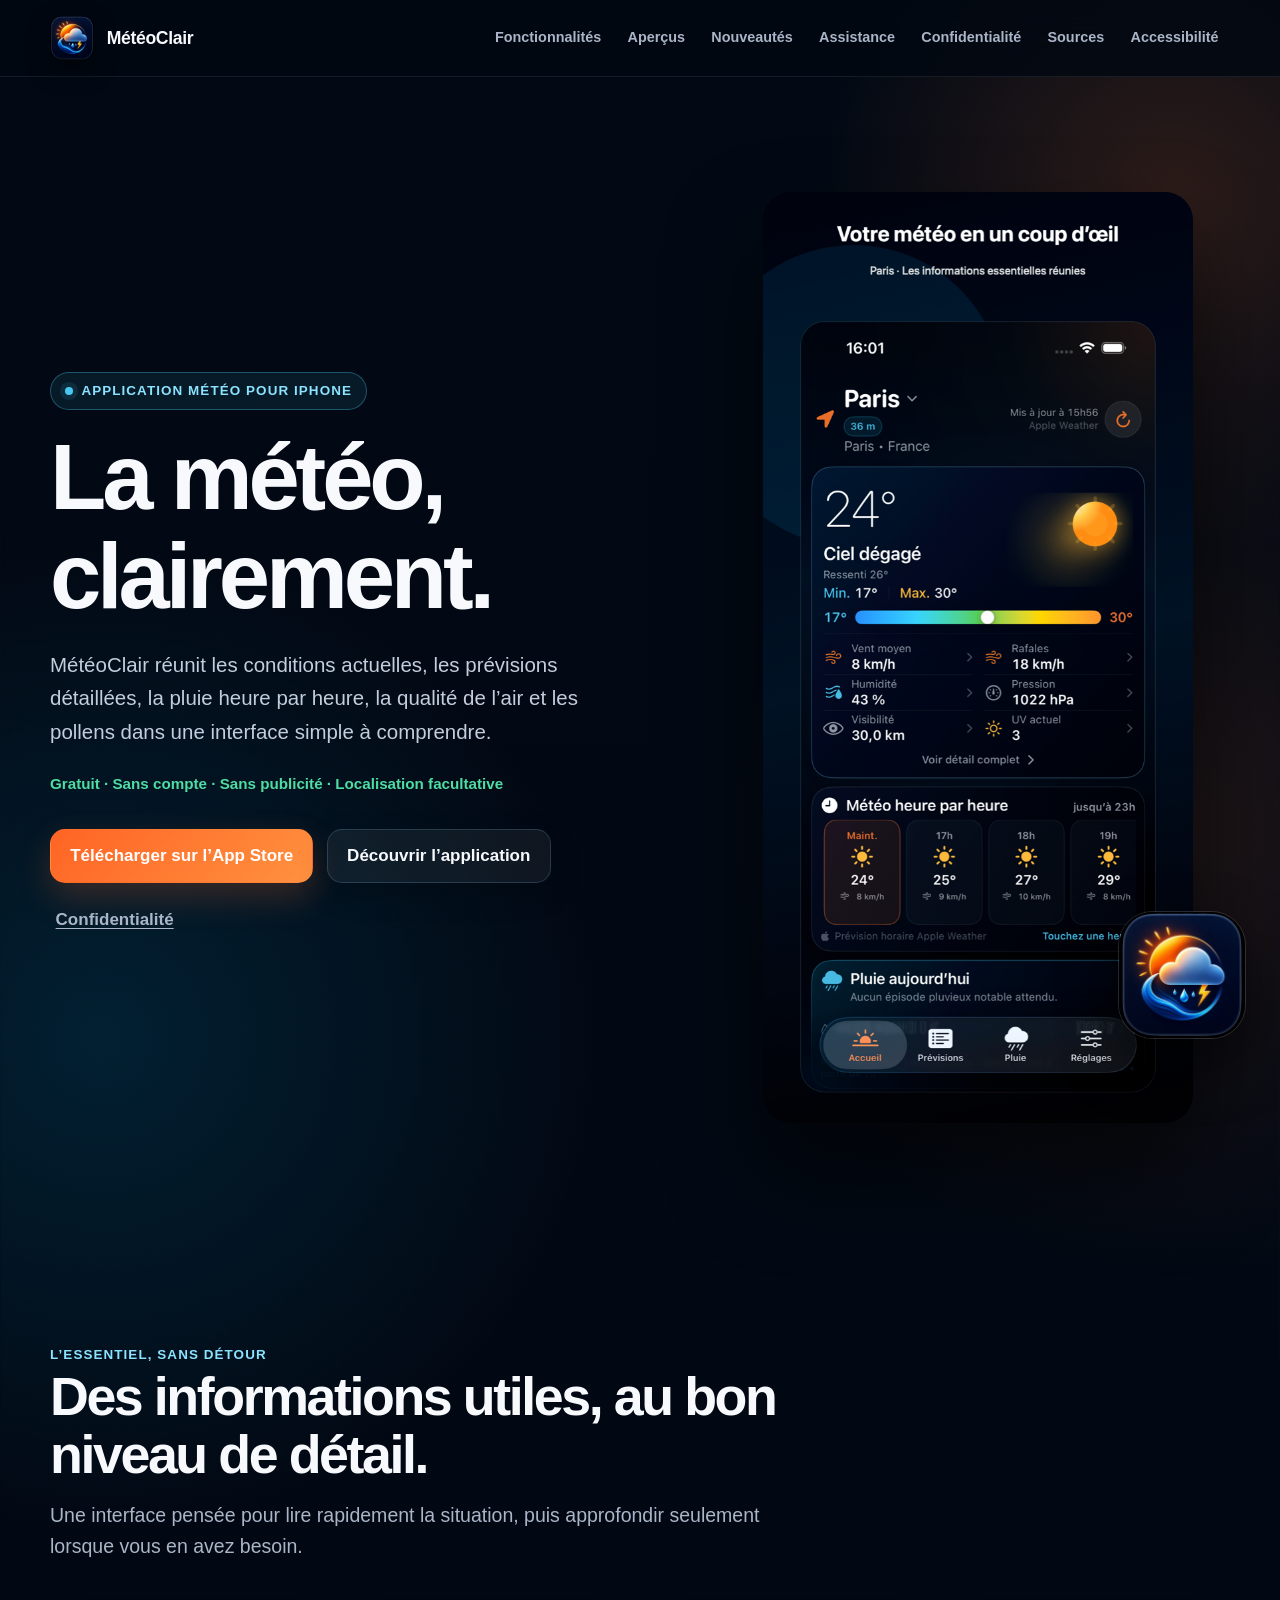
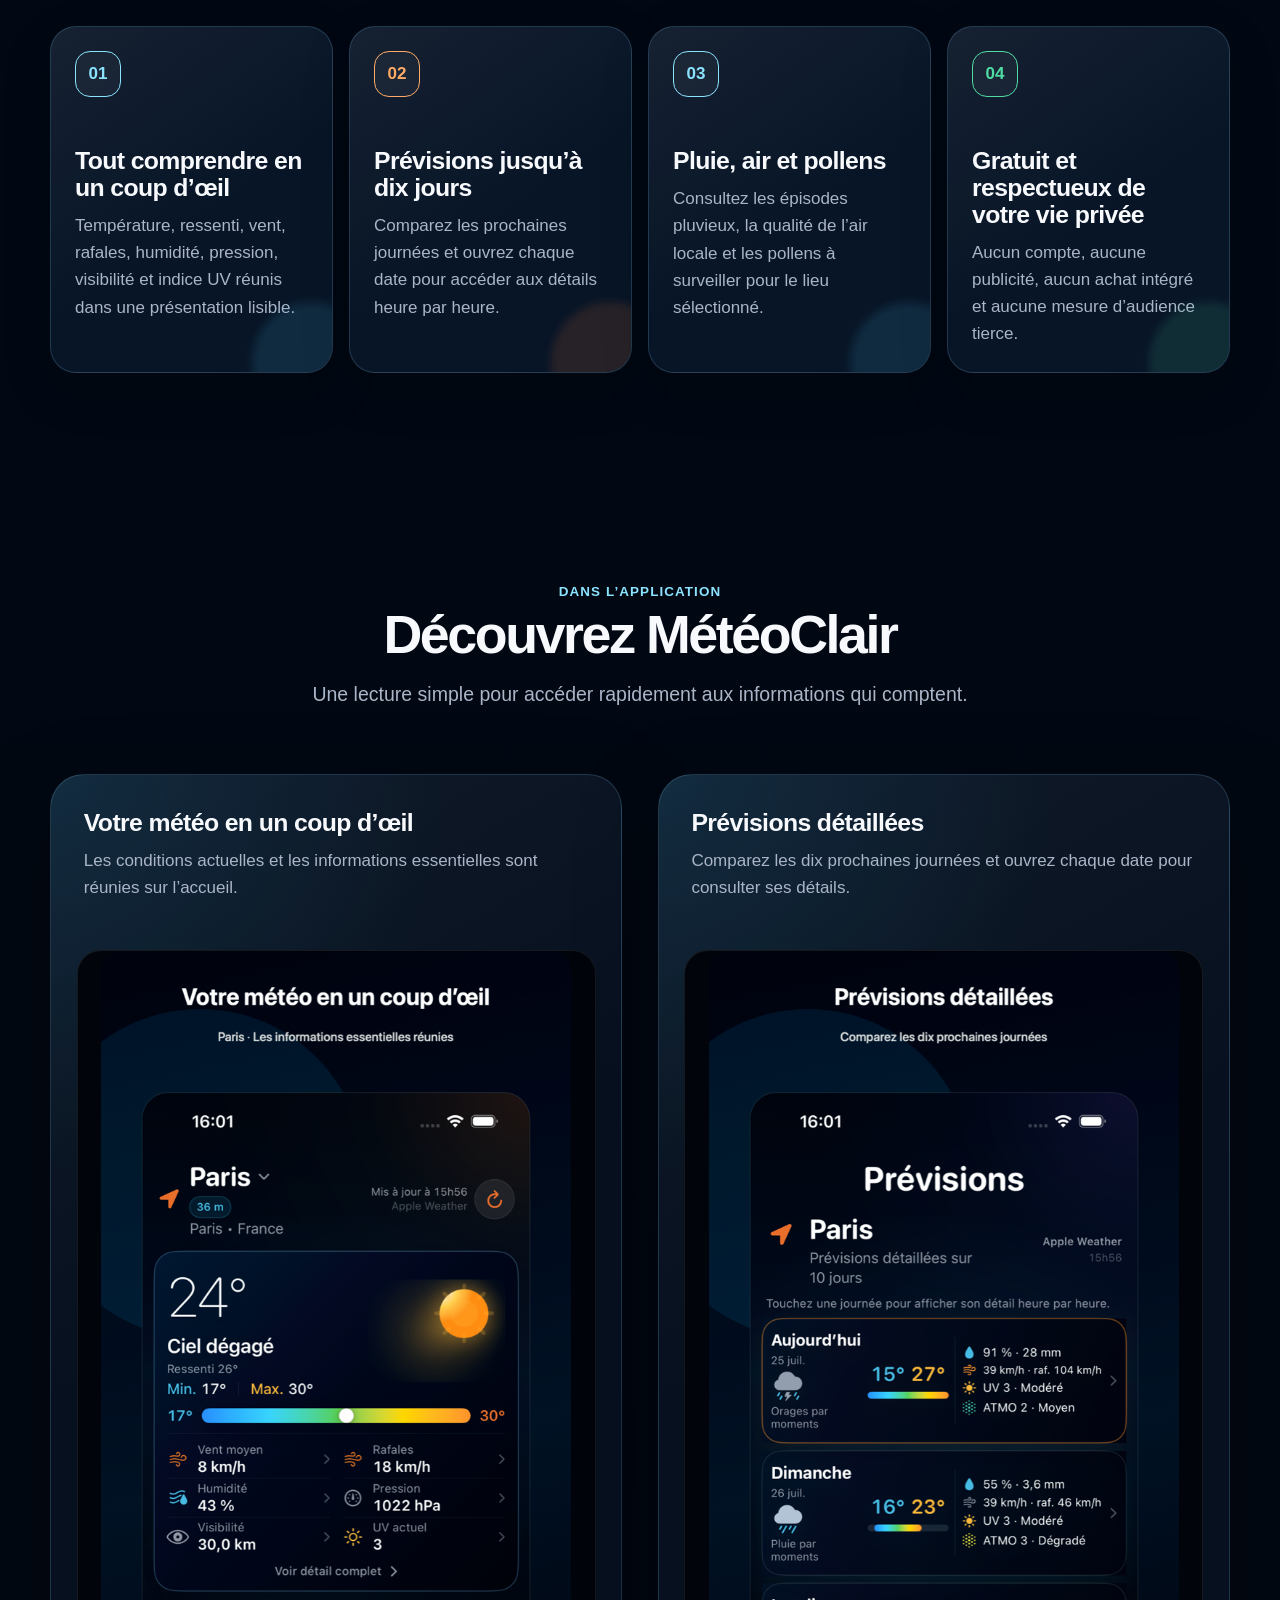
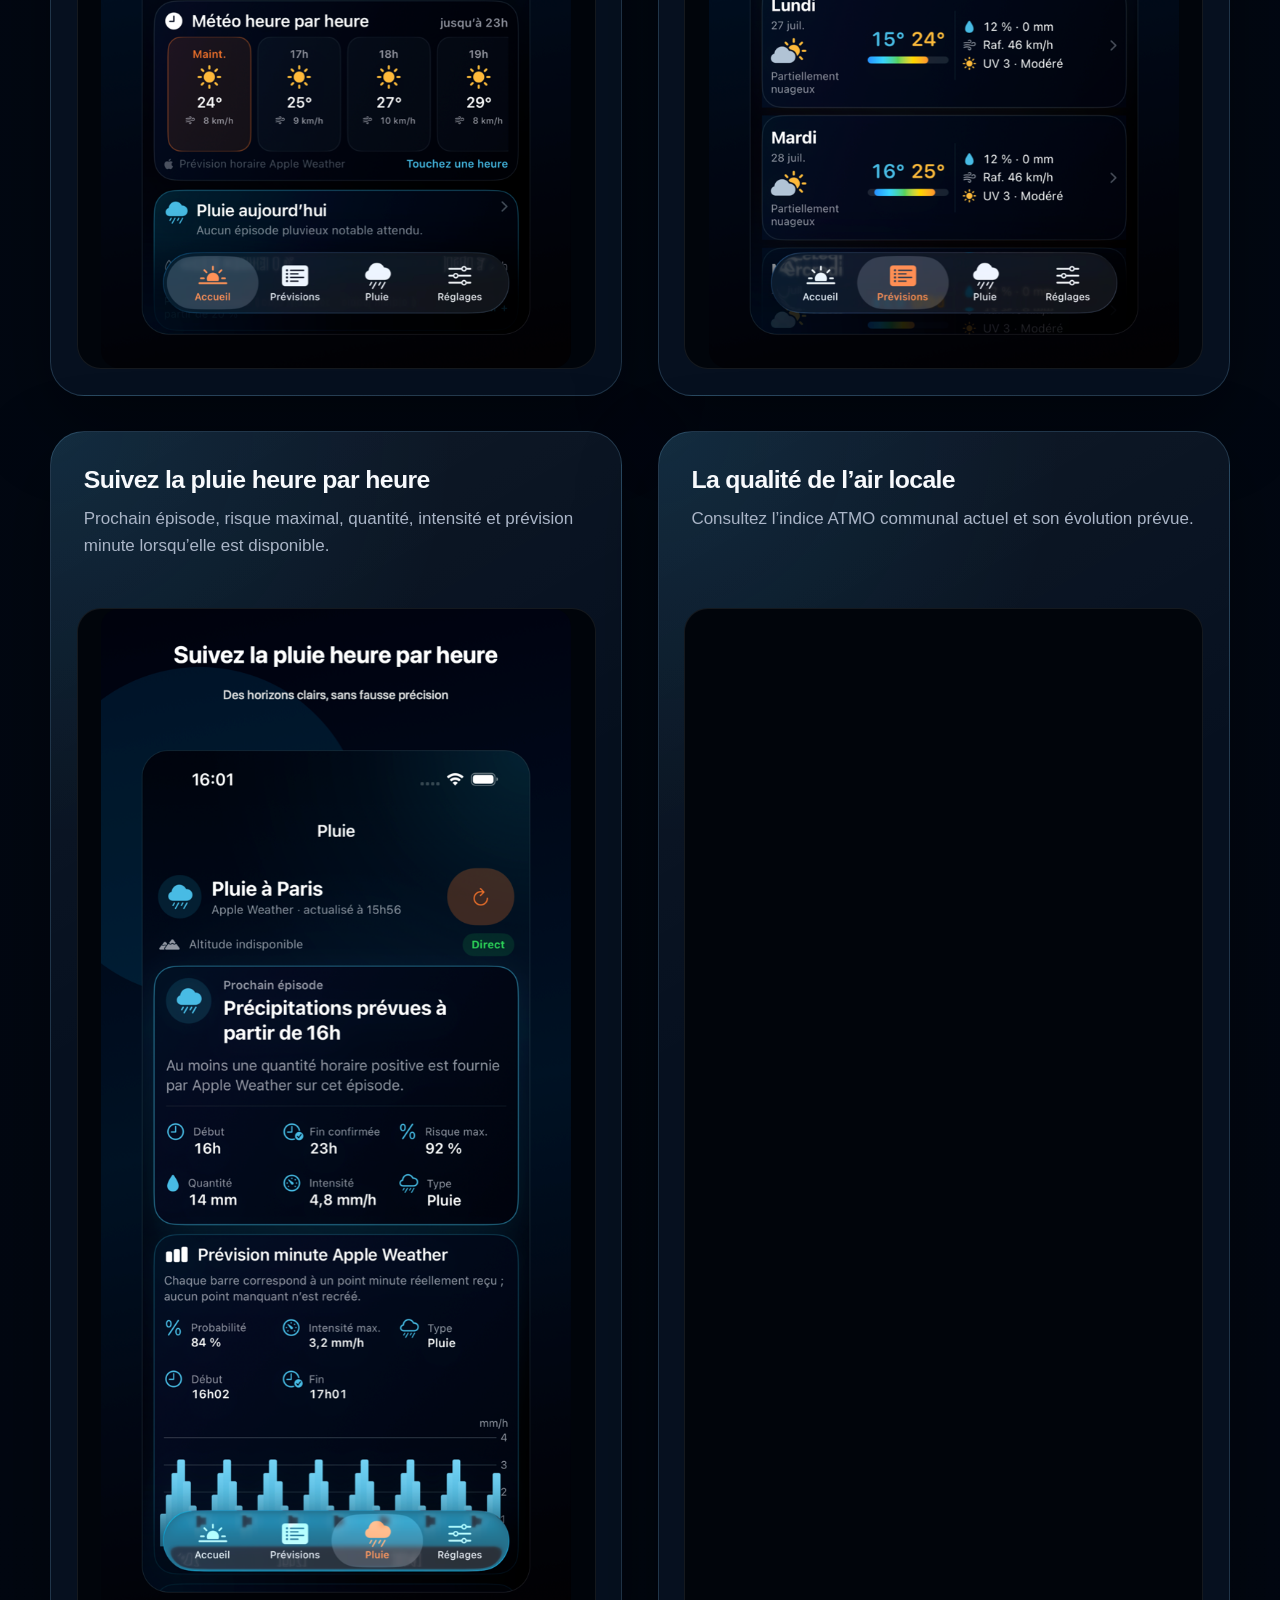
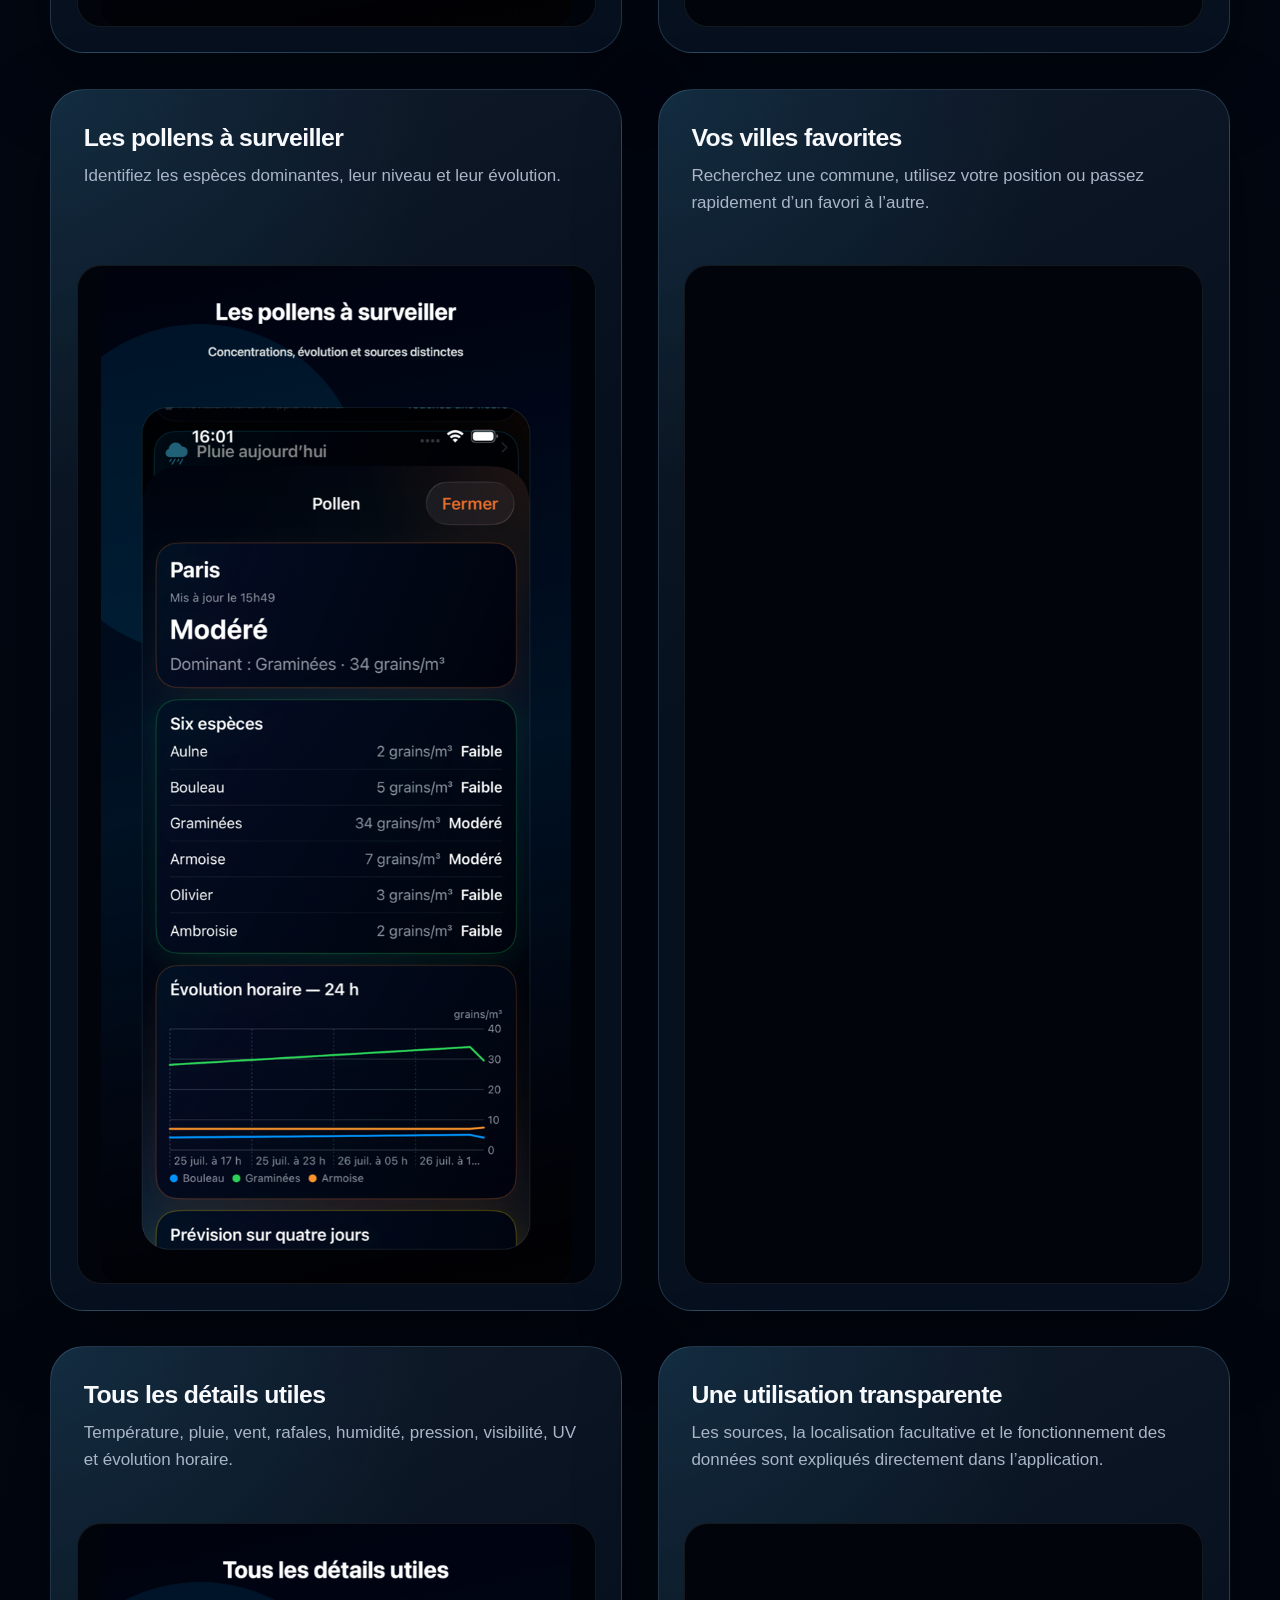
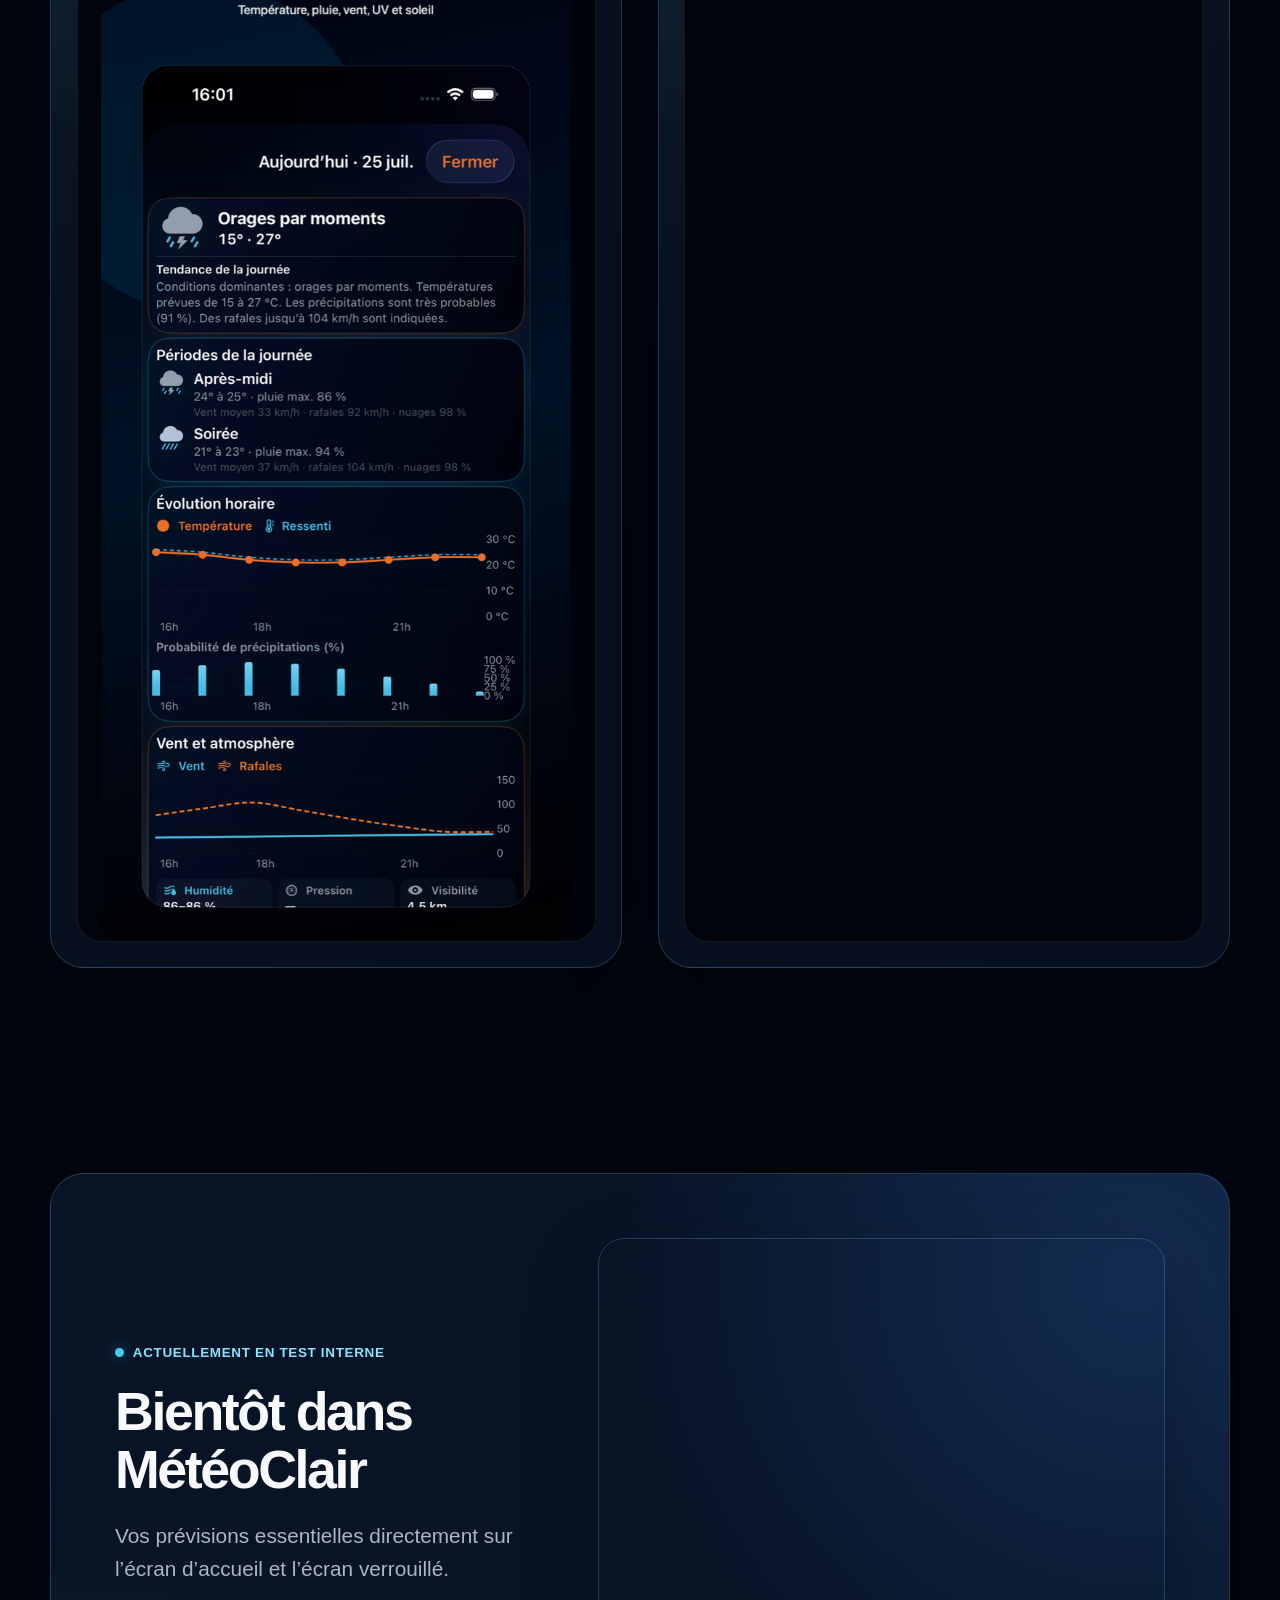
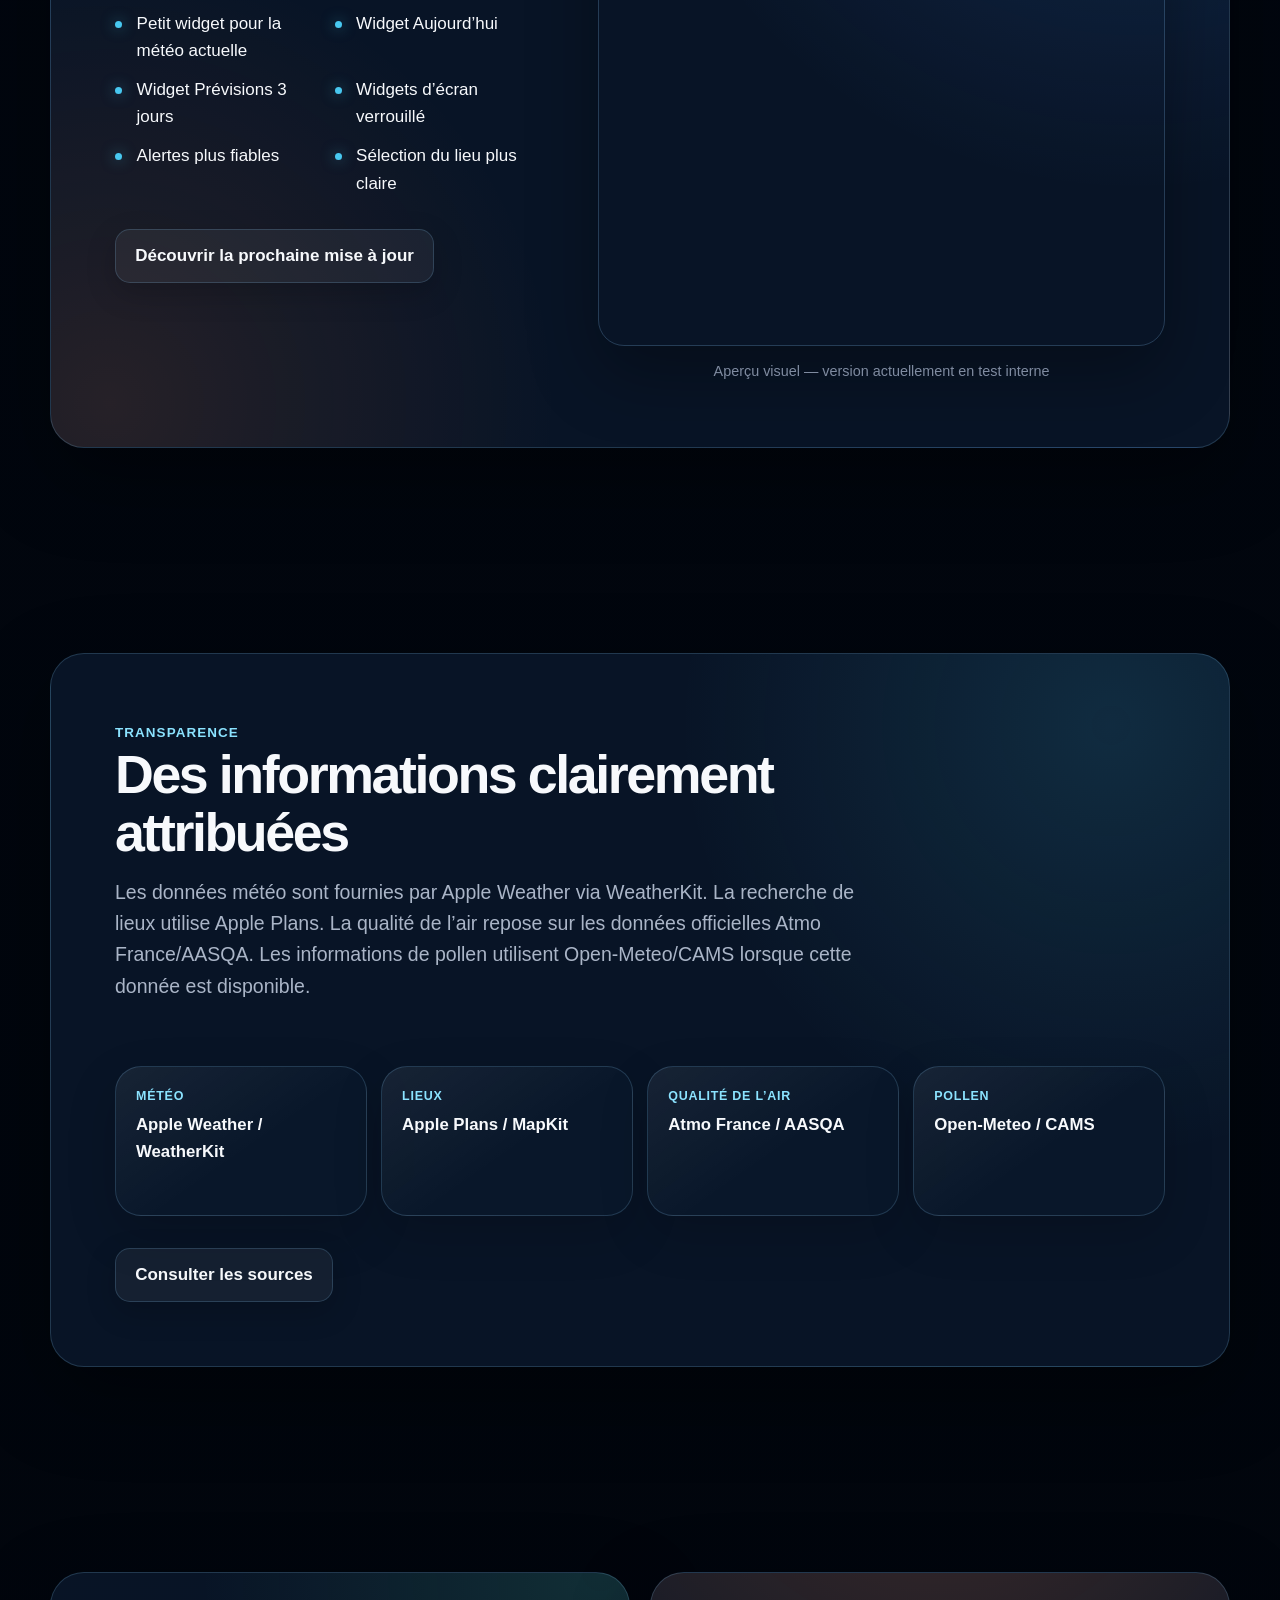
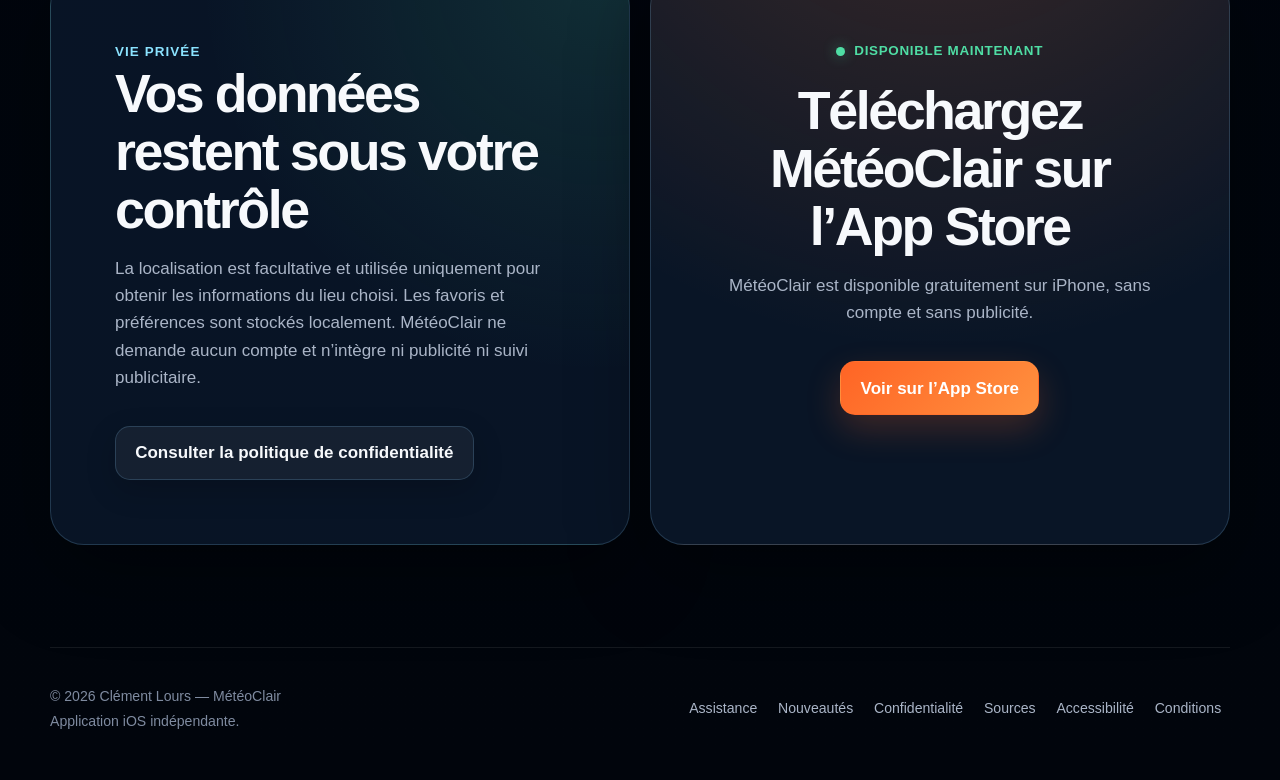
<file: index.html>
<!doctype html>
<html lang="fr">
<head>
  <meta charset="utf-8">
  <meta name="viewport" content="width=device-width, initial-scale=1">
  <meta name="theme-color" content="#061426">
  <meta name="color-scheme" content="dark">
  <title>MétéoClair — La météo, clairement</title>
  <meta name="description" content="Conditions actuelles, prévisions détaillées, pluie heure par heure, qualité de l’air et pollens dans une application iPhone simple, gratuite et sans publicité.">
  <link rel="canonical" href="https://meteoexpertfrance.github.io/">
  <meta property="og:type" content="website">
  <meta property="og:locale" content="fr_FR">
  <meta property="og:site_name" content="MétéoClair">
  <meta property="og:title" content="MétéoClair — La météo, clairement">
  <meta property="og:description" content="Conditions actuelles, prévisions détaillées, pluie heure par heure, qualité de l’air et pollens dans une application iPhone simple, gratuite et sans publicité.">
  <meta property="og:url" content="https://meteoexpertfrance.github.io/">
  <meta property="og:image" content="https://meteoexpertfrance.github.io/assets/social/meteo-clair-social.png">
  <meta property="og:image:width" content="1200">
  <meta property="og:image:height" content="630">
  <meta property="og:image:alt" content="Logo officiel de MétéoClair sur fond bleu nuit">
  <meta name="twitter:card" content="summary_large_image">
  <meta name="twitter:title" content="MétéoClair — La météo, clairement">
  <meta name="twitter:description" content="Une application météo iPhone simple, gratuite et sans publicité.">
  <meta name="twitter:image" content="https://meteoexpertfrance.github.io/assets/social/meteo-clair-social.png">
  <meta name="apple-itunes-app" content="app-id=6790323566">
  <link rel="icon" type="image/png" sizes="32x32" href="assets/favicon-32.png">
  <link rel="apple-touch-icon" sizes="180x180" href="assets/apple-touch-icon.png">
  <link rel="manifest" href="manifest.webmanifest">
  <link rel="stylesheet" href="styles.css">
</head>
<body>
  <a class="skip-link" href="#contenu">Aller au contenu</a>
  <header class="site-header">
    <div class="nav">
      <a class="brand" href="index.html" aria-label="MétéoClair, accueil">
        <img src="assets/app-icon.png" width="1024" height="1024" alt="">
        <span>MétéoClair</span>
      </a>
      <nav class="nav-links" aria-label="Navigation principale">
        <a href="#fonctionnalites">Fonctionnalités</a>
        <a href="#apercus">Aperçus</a>
        <a href="nouveautes.html">Nouveautés</a>
        <a href="support.html">Assistance</a>
        <a href="confidentialite.html">Confidentialité</a>
        <a href="sources.html">Sources</a>
        <a href="accessibilite.html">Accessibilité</a>
      </nav>
      <details class="mobile-menu">
        <summary aria-label="Ouvrir le menu de navigation">Menu</summary>
        <nav aria-label="Navigation mobile">
          <a href="#fonctionnalites">Fonctionnalités</a>
          <a href="#apercus">Aperçus</a>
          <a href="nouveautes.html">Nouveautés</a>
          <a href="support.html">Assistance</a>
          <a href="confidentialite.html">Confidentialité</a>
          <a href="sources.html">Sources</a>
          <a href="accessibilite.html">Accessibilité</a>
        </nav>
      </details>
    </div>
  </header>

  <main id="contenu">
    <section class="hero">
      <div class="shell hero-grid">
        <div>
          <span class="badge">Application météo pour iPhone</span>
          <h1>La météo,<br>clairement.</h1>
          <p class="lead">MétéoClair réunit les conditions actuelles, les prévisions détaillées, la pluie heure par heure, la qualité de l’air et les pollens dans une interface simple à comprendre.</p>
          <p class="trust-line">Gratuit · Sans compte · Sans publicité · Localisation facultative</p>
          <div class="actions">
            <a class="button primary" href="https://apps.apple.com/fr/app/m%C3%A9t%C3%A9oclair/id6790323566" aria-label="Télécharger MétéoClair sur l’App Store">Télécharger sur l’App Store</a>
            <a class="button" href="#fonctionnalites">Découvrir l’application</a>
            <a class="text-link" href="confidentialite.html">Confidentialité</a>
          </div>
        </div>
        <div class="hero-visual" aria-label="Aperçu de l’accueil de MétéoClair">
          <div class="hero-glow" aria-hidden="true"></div>
          <img class="hero-shot" src="assets/screenshots/01-accueil-paris.png" width="647" height="1400" alt="Écran d’accueil de MétéoClair pour Paris, avec les conditions actuelles et les prévisions heure par heure">
          <img class="hero-logo" src="assets/app-icon.png" width="1024" height="1024" alt="Logo officiel de MétéoClair">
        </div>
      </div>
    </section>

    <section class="section" id="fonctionnalites">
      <div class="shell">
        <div class="section-heading">
          <span class="eyebrow">L’essentiel, sans détour</span>
          <h2>Des informations utiles, au bon niveau de détail.</h2>
          <p>Une interface pensée pour lire rapidement la situation, puis approfondir seulement lorsque vous en avez besoin.</p>
        </div>
        <div class="feature-grid">
          <article class="feature-card">
            <span class="feature-number">01</span>
            <h3>Tout comprendre en un coup d’œil</h3>
            <p>Température, ressenti, vent, rafales, humidité, pression, visibilité et indice UV réunis dans une présentation lisible.</p>
          </article>
          <article class="feature-card" style="--card-color: var(--orange-soft); --card-glow: rgba(255, 122, 50, 0.13)">
            <span class="feature-number">02</span>
            <h3>Prévisions jusqu’à dix jours</h3>
            <p>Comparez les prochaines journées et ouvrez chaque date pour accéder aux détails heure par heure.</p>
          </article>
          <article class="feature-card" style="--card-color: var(--cyan-soft)">
            <span class="feature-number">03</span>
            <h3>Pluie, air et pollens</h3>
            <p>Consultez les épisodes pluvieux, la qualité de l’air locale et les pollens à surveiller pour le lieu sélectionné.</p>
          </article>
          <article class="feature-card" style="--card-color: var(--green); --card-glow: rgba(79, 221, 164, 0.12)">
            <span class="feature-number">04</span>
            <h3>Gratuit et respectueux de votre vie privée</h3>
            <p>Aucun compte, aucune publicité, aucun achat intégré et aucune mesure d’audience tierce.</p>
          </article>
        </div>
      </div>
    </section>

    <section class="section gallery-section" id="apercus">
      <div class="shell">
        <div class="section-heading center">
          <span class="eyebrow">Dans l’application</span>
          <h2>Découvrez MétéoClair</h2>
          <p>Une lecture simple pour accéder rapidement aux informations qui comptent.</p>
        </div>
        <div class="gallery-grid">
          <figure class="gallery-card">
            <figcaption class="gallery-copy">
              <h3>Votre météo en un coup d’œil</h3>
              <p>Les conditions actuelles et les informations essentielles sont réunies sur l’accueil.</p>
            </figcaption>
            <div class="gallery-image-wrap">
              <img src="assets/screenshots/01-accueil-paris.png" width="647" height="1400" loading="lazy" decoding="async" alt="Accueil MétéoClair pour Paris avec température, vent, humidité, pression et prévisions horaires">
            </div>
          </figure>
          <figure class="gallery-card">
            <figcaption class="gallery-copy">
              <h3>Prévisions détaillées</h3>
              <p>Comparez les dix prochaines journées et ouvrez chaque date pour consulter ses détails.</p>
            </figcaption>
            <div class="gallery-image-wrap">
              <img src="assets/screenshots/02-previsions-paris.png" width="647" height="1400" loading="lazy" decoding="async" alt="Prévisions détaillées MétéoClair sur dix jours pour Paris">
            </div>
          </figure>
          <figure class="gallery-card">
            <figcaption class="gallery-copy">
              <h3>Suivez la pluie heure par heure</h3>
              <p>Prochain épisode, risque maximal, quantité, intensité et prévision minute lorsqu’elle est disponible.</p>
            </figcaption>
            <div class="gallery-image-wrap">
              <img src="assets/screenshots/03-pluie-paris.png" width="647" height="1400" loading="lazy" decoding="async" alt="Écran Pluie de MétéoClair avec prochain épisode et graphique de prévision minute">
            </div>
          </figure>
          <figure class="gallery-card">
            <figcaption class="gallery-copy">
              <h3>La qualité de l’air locale</h3>
              <p>Consultez l’indice ATMO communal actuel et son évolution prévue.</p>
            </figcaption>
            <div class="gallery-image-wrap">
              <img src="assets/screenshots/04-qualite-air-paris.png" width="647" height="1400" loading="lazy" decoding="async" alt="Carte Qualité de l’air MétéoClair affichant l’indice ATMO pour Paris">
            </div>
          </figure>
          <figure class="gallery-card">
            <figcaption class="gallery-copy">
              <h3>Les pollens à surveiller</h3>
              <p>Identifiez les espèces dominantes, leur niveau et leur évolution.</p>
            </figcaption>
            <div class="gallery-image-wrap">
              <img src="assets/screenshots/05-pollen-paris.png" width="647" height="1400" loading="lazy" decoding="async" alt="Détail pollen MétéoClair avec six espèces et leur évolution horaire">
            </div>
          </figure>
          <figure class="gallery-card">
            <figcaption class="gallery-copy">
              <h3>Vos villes favorites</h3>
              <p>Recherchez une commune, utilisez votre position ou passez rapidement d’un favori à l’autre.</p>
            </figcaption>
            <div class="gallery-image-wrap">
              <img src="assets/screenshots/06-recherche-favoris-paris.png" width="647" height="1400" loading="lazy" decoding="async" alt="Sélecteur de lieu MétéoClair avec recherche, position et villes favorites">
            </div>
          </figure>
          <figure class="gallery-card">
            <figcaption class="gallery-copy">
              <h3>Tous les détails utiles</h3>
              <p>Température, pluie, vent, rafales, humidité, pression, visibilité, UV et évolution horaire.</p>
            </figcaption>
            <div class="gallery-image-wrap">
              <img src="assets/screenshots/07-detail-meteo-paris.png" width="647" height="1400" loading="lazy" decoding="async" alt="Détail météo MétéoClair avec graphiques de température, précipitations et vent">
            </div>
          </figure>
          <figure class="gallery-card">
            <figcaption class="gallery-copy">
              <h3>Une utilisation transparente</h3>
              <p>Les sources, la localisation facultative et le fonctionnement des données sont expliqués directement dans l’application.</p>
            </figcaption>
            <div class="gallery-image-wrap">
              <img src="assets/screenshots/08-reglages-confidentialite.png" width="647" height="1400" loading="lazy" decoding="async" alt="Écran Confidentialité de MétéoClair expliquant les données et services utilisés">
            </div>
          </figure>
        </div>
      </div>
    </section>

    <section class="section" aria-labelledby="prochaine-mise-a-jour">
      <div class="shell upcoming-panel">
        <div class="upcoming-copy">
          <span class="status-pill testing">Actuellement en test interne</span>
          <h2 id="prochaine-mise-a-jour">Bientôt dans MétéoClair</h2>
          <p class="upcoming-lead">Vos prévisions essentielles directement sur l’écran d’accueil et l’écran verrouillé.</p>
          <ul class="upcoming-list">
            <li>Petit widget pour la météo actuelle</li>
            <li>Widget Aujourd’hui</li>
            <li>Widget Prévisions 3 jours</li>
            <li>Widgets d’écran verrouillé</li>
            <li>Alertes plus fiables</li>
            <li>Sélection du lieu plus claire</li>
          </ul>
          <a class="button" href="nouveautes.html">Découvrir la prochaine mise à jour</a>
        </div>
        <figure class="upcoming-visual">
          <img src="assets/previews/widgets-build56-paris.png" width="960" height="1200" loading="lazy" decoding="async" alt="Aperçu marketing des futurs widgets MétéoClair pour Paris sur l’écran d’accueil et l’écran verrouillé">
          <figcaption>Aperçu visuel — version actuellement en test interne</figcaption>
        </figure>
      </div>
    </section>

    <section class="section" id="sources">
      <div class="shell trust-panel">
        <div class="section-heading">
          <span class="eyebrow">Transparence</span>
          <h2>Des informations clairement attribuées</h2>
          <p>Les données météo sont fournies par Apple Weather via WeatherKit. La recherche de lieux utilise Apple Plans. La qualité de l’air repose sur les données officielles Atmo France/AASQA. Les informations de pollen utilisent Open-Meteo/CAMS lorsque cette donnée est disponible.</p>
        </div>
        <div class="source-grid">
          <div class="source-card"><span>Météo</span><strong>Apple Weather / WeatherKit</strong></div>
          <div class="source-card"><span>Lieux</span><strong>Apple Plans / MapKit</strong></div>
          <div class="source-card"><span>Qualité de l’air</span><strong>Atmo France / AASQA</strong></div>
          <div class="source-card"><span>Pollen</span><strong>Open-Meteo / CAMS</strong></div>
        </div>
        <div class="actions">
          <a class="button" href="sources.html">Consulter les sources</a>
        </div>
      </div>
    </section>

    <section class="section">
      <div class="shell two-column">
        <article class="privacy-panel">
          <span class="eyebrow">Vie privée</span>
          <h2>Vos données restent sous votre contrôle</h2>
          <p>La localisation est facultative et utilisée uniquement pour obtenir les informations du lieu choisi. Les favoris et préférences sont stockés localement. MétéoClair ne demande aucun compte et n’intègre ni publicité ni suivi publicitaire.</p>
          <a class="button" href="confidentialite.html">Consulter la politique de confidentialité</a>
        </article>
        <article class="availability-panel">
          <span class="status-pill available">Disponible maintenant</span>
          <h2>Téléchargez MétéoClair sur l’App Store</h2>
          <p>MétéoClair est disponible gratuitement sur iPhone, sans compte et sans publicité.</p>
          <a class="button primary" href="https://apps.apple.com/fr/app/m%C3%A9t%C3%A9oclair/id6790323566" aria-label="Ouvrir la fiche MétéoClair sur l’App Store">Voir sur l’App Store</a>
        </article>
      </div>
    </section>
  </main>

  <footer>
    <div class="footer-copy">
      <span>© 2026 Clément Lours — MétéoClair</span>
      <span>Application iOS indépendante.</span>
    </div>
    <nav class="footer-links" aria-label="Liens de pied de page">
      <a href="support.html">Assistance</a>
      <a href="nouveautes.html">Nouveautés</a>
      <a href="confidentialite.html">Confidentialité</a>
      <a href="sources.html">Sources</a>
      <a href="accessibilite.html">Accessibilité</a>
      <a href="conditions.html">Conditions</a>
    </nav>
  </footer>
</body>
</html>
</file>
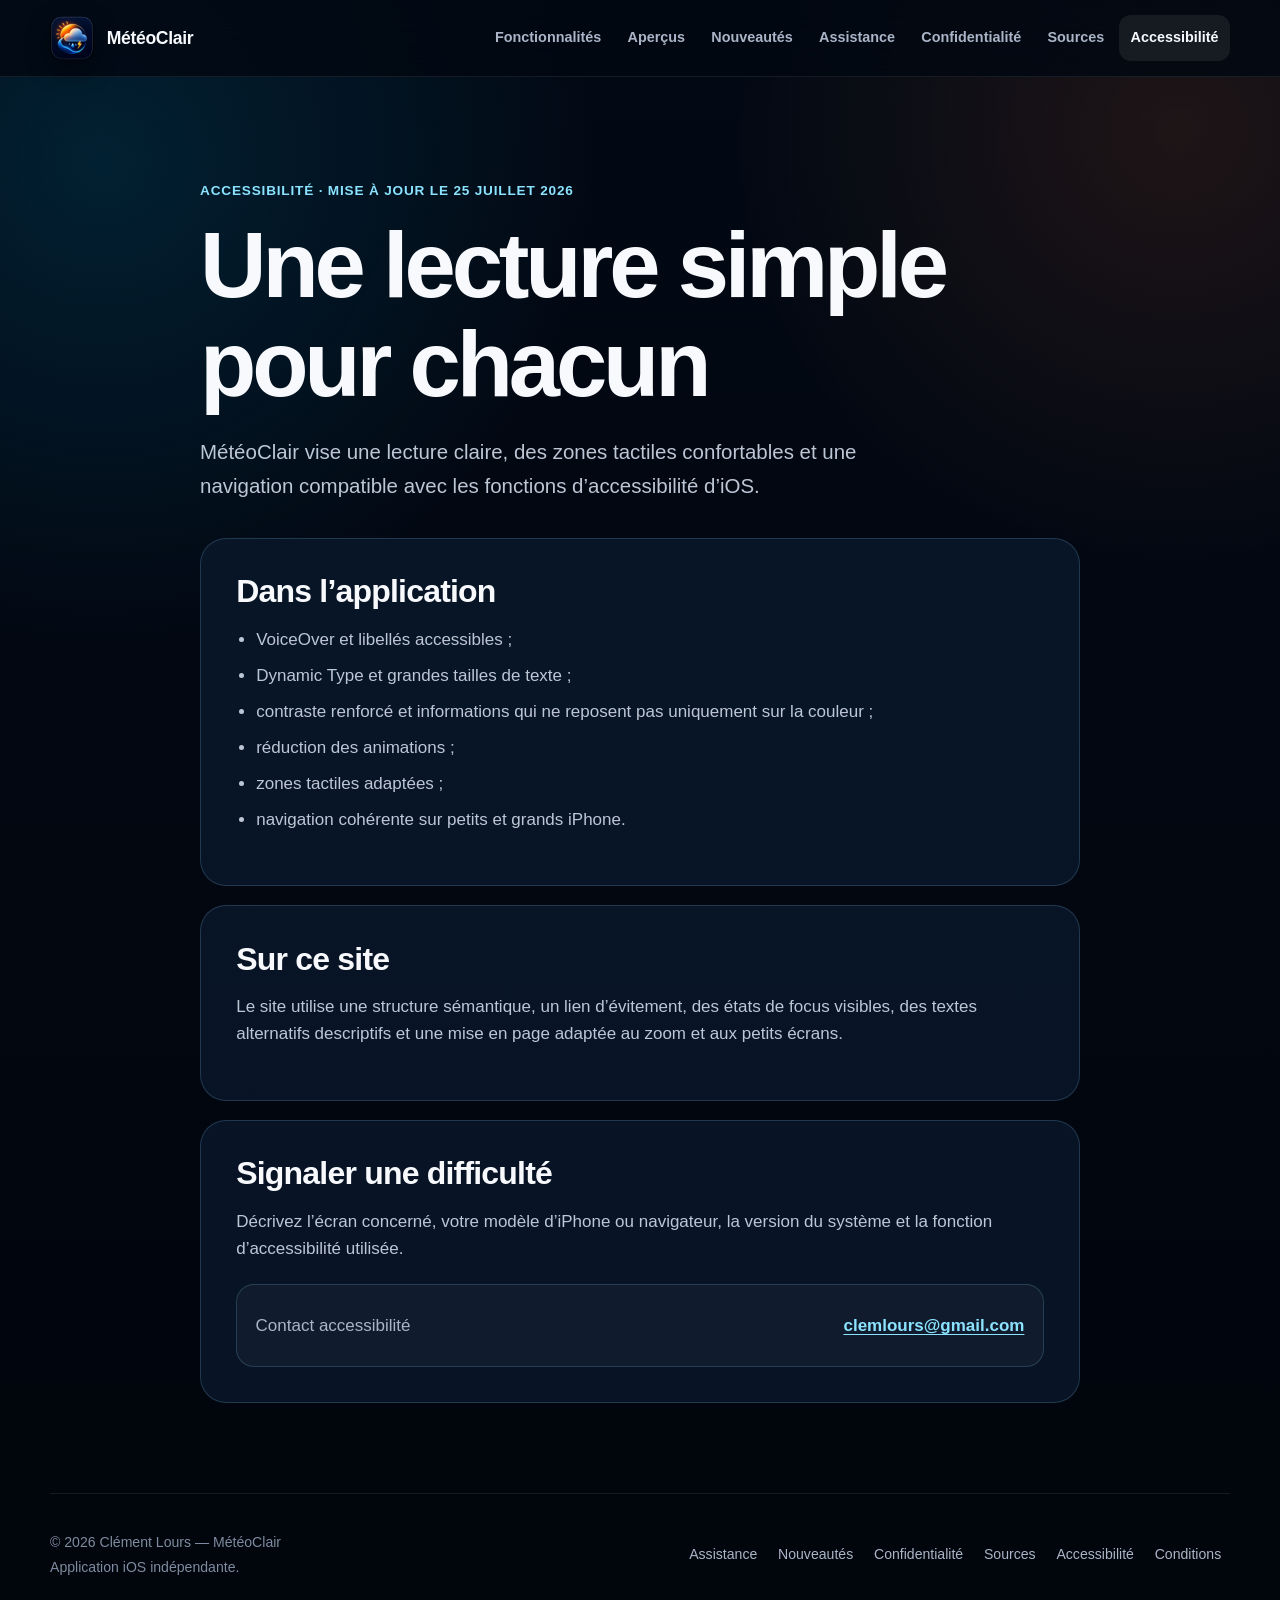
<file: accessibilite.html>
<!doctype html>
<html lang="fr">
<head>
  <meta charset="utf-8">
  <meta name="viewport" content="width=device-width, initial-scale=1">
  <meta name="theme-color" content="#061426">
  <meta name="color-scheme" content="dark">
  <title>Accessibilité — MétéoClair</title>
  <meta name="description" content="Informations sur l’accessibilité de l’application et du site MétéoClair.">
  <link rel="canonical" href="https://meteoexpertfrance.github.io/accessibilite.html">
  <meta property="og:title" content="Accessibilité — MétéoClair">
  <meta property="og:description" content="MétéoClair vise une expérience lisible et accessible sur iPhone et sur le Web.">
  <meta property="og:image" content="https://meteoexpertfrance.github.io/assets/social/meteo-clair-social.png">
  <meta name="twitter:card" content="summary_large_image">
  <link rel="icon" type="image/png" sizes="32x32" href="assets/favicon-32.png">
  <link rel="apple-touch-icon" sizes="180x180" href="assets/apple-touch-icon.png">
  <link rel="manifest" href="manifest.webmanifest">
  <link rel="stylesheet" href="styles.css">
</head>
<body>
  <a class="skip-link" href="#contenu">Aller au contenu</a>
  <header class="site-header">
    <div class="nav">
      <a class="brand" href="index.html" aria-label="MétéoClair, accueil"><img src="assets/app-icon.png" width="1024" height="1024" alt=""><span>MétéoClair</span></a>
      <nav class="nav-links" aria-label="Navigation principale"><a href="index.html#fonctionnalites">Fonctionnalités</a><a href="index.html#apercus">Aperçus</a><a href="nouveautes.html">Nouveautés</a><a href="support.html">Assistance</a><a href="confidentialite.html">Confidentialité</a><a href="sources.html">Sources</a><a href="accessibilite.html" aria-current="page">Accessibilité</a></nav>
      <details class="mobile-menu"><summary aria-label="Ouvrir le menu de navigation">Menu</summary><nav aria-label="Navigation mobile"><a href="index.html">Accueil</a><a href="index.html#fonctionnalites">Fonctionnalités</a><a href="index.html#apercus">Aperçus</a><a href="nouveautes.html">Nouveautés</a><a href="support.html">Assistance</a><a href="confidentialite.html">Confidentialité</a><a href="sources.html">Sources</a><a href="accessibilite.html" aria-current="page">Accessibilité</a></nav></details>
    </div>
  </header>
  <main id="contenu">
    <div class="content">
      <article>
        <p class="meta">Accessibilité · Mise à jour le 25 juillet 2026</p>
        <h1>Une lecture simple pour chacun</h1>
        <p class="lead">MétéoClair vise une lecture claire, des zones tactiles confortables et une navigation compatible avec les fonctions d’accessibilité d’iOS.</p>
      </article>
      <section>
        <h2>Dans l’application</h2>
        <ul>
          <li>VoiceOver et libellés accessibles ;</li>
          <li>Dynamic Type et grandes tailles de texte ;</li>
          <li>contraste renforcé et informations qui ne reposent pas uniquement sur la couleur ;</li>
          <li>réduction des animations ;</li>
          <li>zones tactiles adaptées ;</li>
          <li>navigation cohérente sur petits et grands iPhone.</li>
        </ul>
      </section>
      <section>
        <h2>Sur ce site</h2>
        <p>Le site utilise une structure sémantique, un lien d’évitement, des états de focus visibles, des textes alternatifs descriptifs et une mise en page adaptée au zoom et aux petits écrans.</p>
      </section>
      <section>
        <h2>Signaler une difficulté</h2>
        <p>Décrivez l’écran concerné, votre modèle d’iPhone ou navigateur, la version du système et la fonction d’accessibilité utilisée.</p>
        <div class="contact-box"><span>Contact accessibilité</span><a href="mailto:clemlours@gmail.com">clemlours@gmail.com</a></div>
      </section>
    </div>
  </main>
  <footer>
    <div class="footer-copy"><span>© 2026 Clément Lours — MétéoClair</span><span>Application iOS indépendante.</span></div>
    <nav class="footer-links" aria-label="Liens de pied de page"><a href="support.html">Assistance</a><a href="nouveautes.html">Nouveautés</a><a href="confidentialite.html">Confidentialité</a><a href="sources.html">Sources</a><a href="accessibilite.html">Accessibilité</a><a href="conditions.html">Conditions</a></nav>
  </footer>
</body>
</html>
</file>
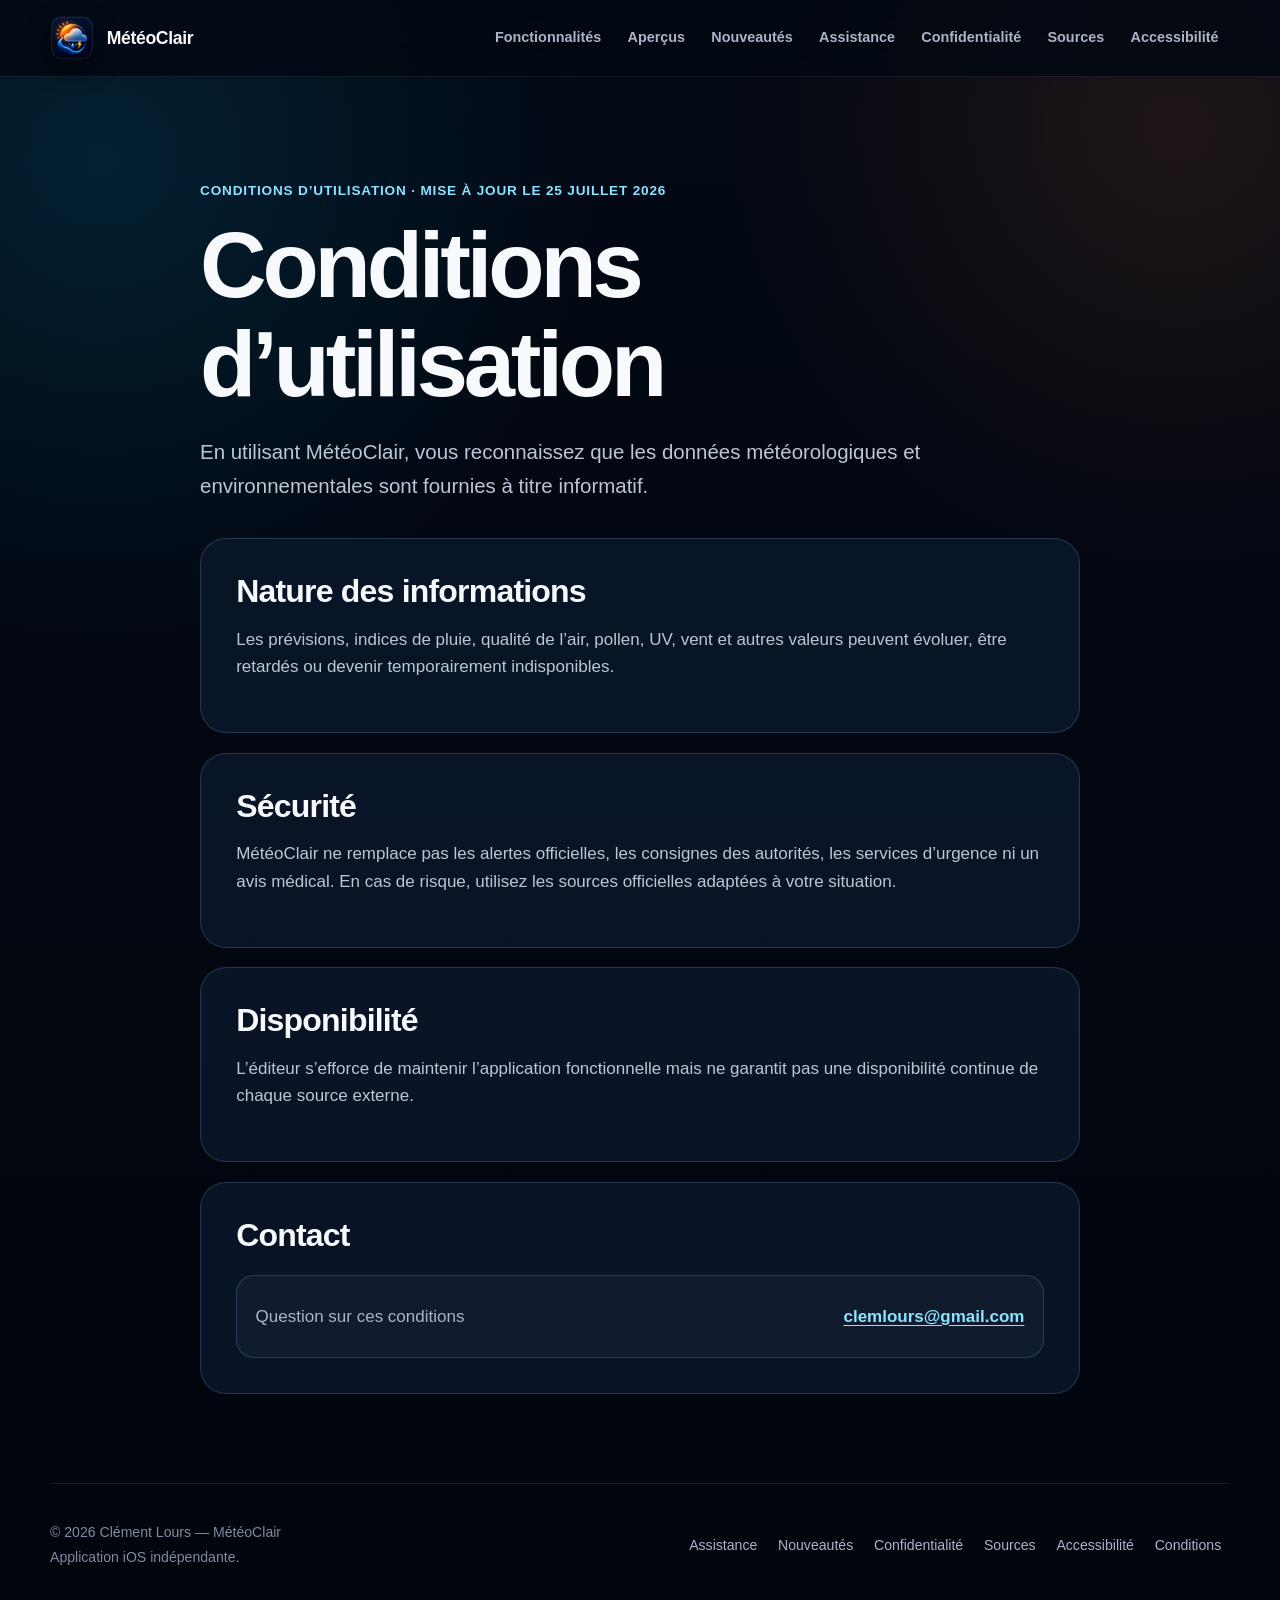
<file: conditions.html>
<!doctype html>
<html lang="fr">
<head>
  <meta charset="utf-8">
  <meta name="viewport" content="width=device-width, initial-scale=1">
  <meta name="theme-color" content="#061426">
  <meta name="color-scheme" content="dark">
  <title>Conditions d’utilisation — MétéoClair</title>
  <meta name="description" content="Conditions d’utilisation de l’application MétéoClair.">
  <link rel="canonical" href="https://meteoexpertfrance.github.io/conditions.html">
  <meta property="og:title" content="Conditions d’utilisation — MétéoClair">
  <meta property="og:description" content="Conditions applicables à l’utilisation de MétéoClair.">
  <meta property="og:image" content="https://meteoexpertfrance.github.io/assets/social/meteo-clair-social.png">
  <meta name="twitter:card" content="summary_large_image">
  <link rel="icon" type="image/png" sizes="32x32" href="assets/favicon-32.png">
  <link rel="apple-touch-icon" sizes="180x180" href="assets/apple-touch-icon.png">
  <link rel="manifest" href="manifest.webmanifest">
  <link rel="stylesheet" href="styles.css">
</head>
<body>
  <a class="skip-link" href="#contenu">Aller au contenu</a>
  <header class="site-header">
    <div class="nav">
      <a class="brand" href="index.html" aria-label="MétéoClair, accueil"><img src="assets/app-icon.png" width="1024" height="1024" alt=""><span>MétéoClair</span></a>
      <nav class="nav-links" aria-label="Navigation principale"><a href="index.html#fonctionnalites">Fonctionnalités</a><a href="index.html#apercus">Aperçus</a><a href="nouveautes.html">Nouveautés</a><a href="support.html">Assistance</a><a href="confidentialite.html">Confidentialité</a><a href="sources.html">Sources</a><a href="accessibilite.html">Accessibilité</a></nav>
      <details class="mobile-menu"><summary aria-label="Ouvrir le menu de navigation">Menu</summary><nav aria-label="Navigation mobile"><a href="index.html">Accueil</a><a href="index.html#fonctionnalites">Fonctionnalités</a><a href="index.html#apercus">Aperçus</a><a href="nouveautes.html">Nouveautés</a><a href="support.html">Assistance</a><a href="confidentialite.html">Confidentialité</a><a href="sources.html">Sources</a><a href="accessibilite.html">Accessibilité</a><a href="conditions.html" aria-current="page">Conditions</a></nav></details>
    </div>
  </header>
  <main id="contenu">
    <div class="content">
      <article>
        <p class="meta">Conditions d’utilisation · Mise à jour le 25 juillet 2026</p>
        <h1>Conditions d’utilisation</h1>
        <p class="lead">En utilisant MétéoClair, vous reconnaissez que les données météorologiques et environnementales sont fournies à titre informatif.</p>
      </article>
      <section>
        <h2>Nature des informations</h2>
        <p>Les prévisions, indices de pluie, qualité de l’air, pollen, UV, vent et autres valeurs peuvent évoluer, être retardés ou devenir temporairement indisponibles.</p>
      </section>
      <section>
        <h2>Sécurité</h2>
        <p>MétéoClair ne remplace pas les alertes officielles, les consignes des autorités, les services d’urgence ni un avis médical. En cas de risque, utilisez les sources officielles adaptées à votre situation.</p>
      </section>
      <section>
        <h2>Disponibilité</h2>
        <p>L’éditeur s’efforce de maintenir l’application fonctionnelle mais ne garantit pas une disponibilité continue de chaque source externe.</p>
      </section>
      <section>
        <h2>Contact</h2>
        <div class="contact-box"><span>Question sur ces conditions</span><a href="mailto:clemlours@gmail.com">clemlours@gmail.com</a></div>
      </section>
    </div>
  </main>
  <footer>
    <div class="footer-copy"><span>© 2026 Clément Lours — MétéoClair</span><span>Application iOS indépendante.</span></div>
    <nav class="footer-links" aria-label="Liens de pied de page"><a href="support.html">Assistance</a><a href="nouveautes.html">Nouveautés</a><a href="confidentialite.html">Confidentialité</a><a href="sources.html">Sources</a><a href="accessibilite.html">Accessibilité</a><a href="conditions.html">Conditions</a></nav>
  </footer>
</body>
</html>
</file>
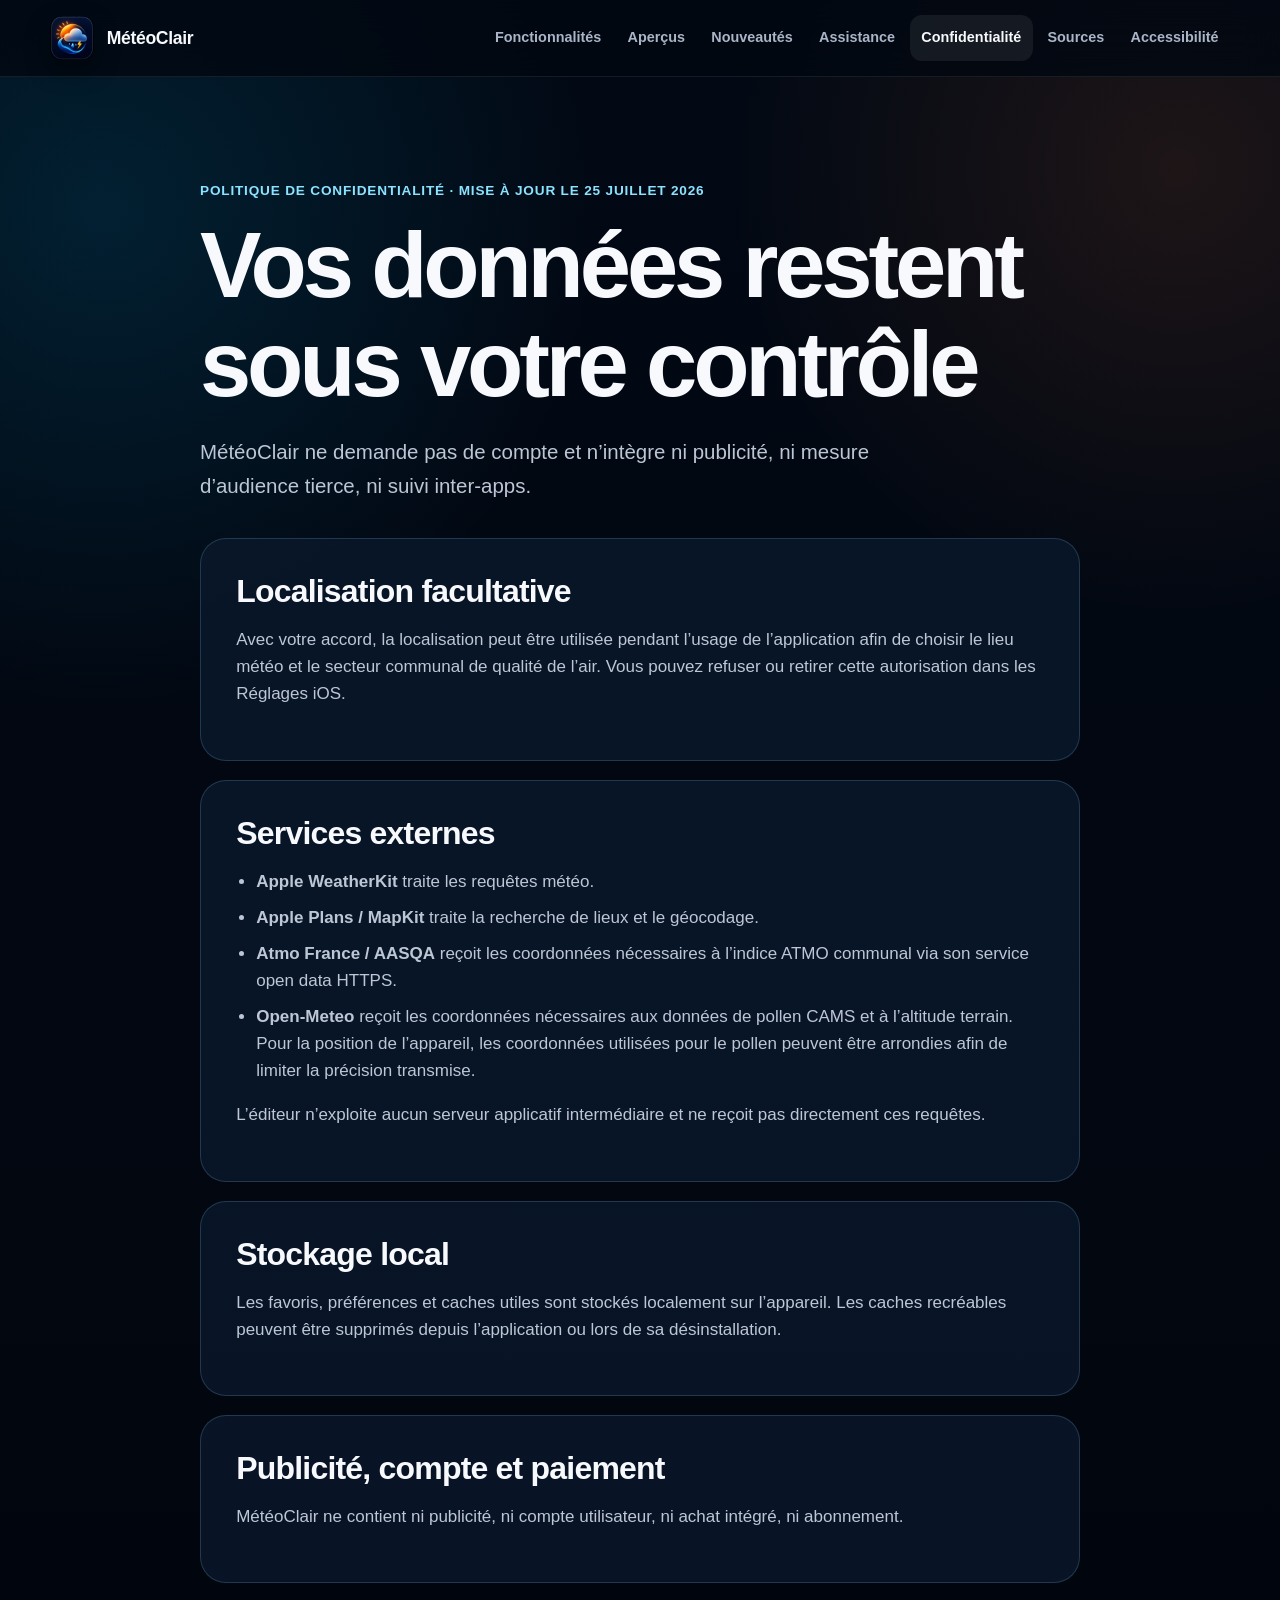
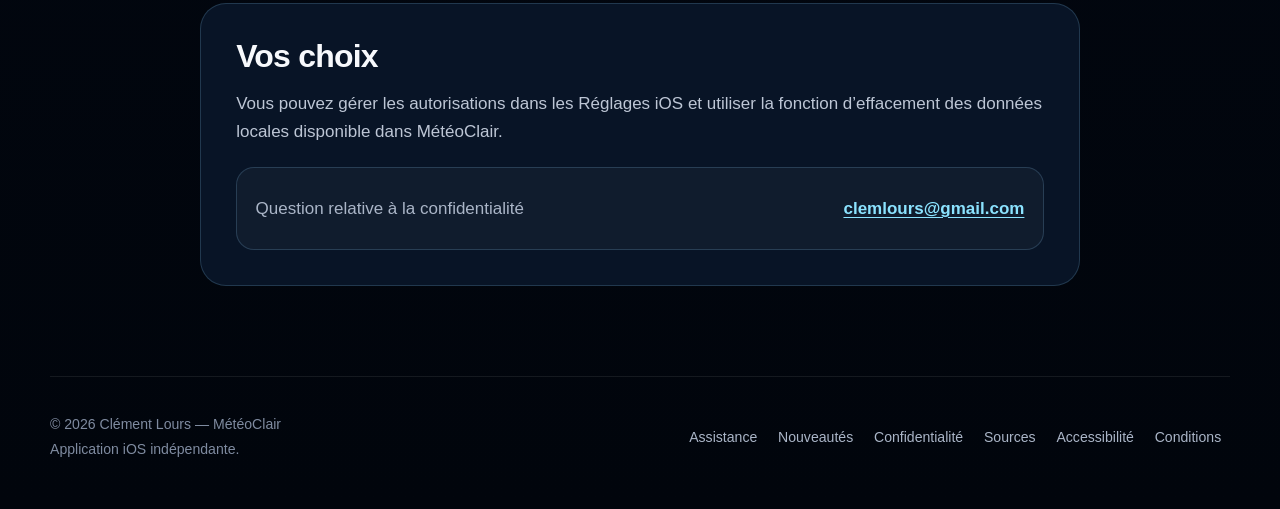
<file: confidentialite.html>
<!doctype html>
<html lang="fr">
<head>
  <meta charset="utf-8">
  <meta name="viewport" content="width=device-width, initial-scale=1">
  <meta name="theme-color" content="#061426">
  <meta name="color-scheme" content="dark">
  <title>Confidentialité — MétéoClair</title>
  <meta name="description" content="Politique de confidentialité de MétéoClair : localisation facultative, stockage local, aucun compte ni publicité.">
  <link rel="canonical" href="https://meteoexpertfrance.github.io/confidentialite.html">
  <meta property="og:title" content="Confidentialité — MétéoClair">
  <meta property="og:description" content="Découvrez comment MétéoClair utilise et protège vos données.">
  <meta property="og:image" content="https://meteoexpertfrance.github.io/assets/social/meteo-clair-social.png">
  <meta name="twitter:card" content="summary_large_image">
  <link rel="icon" type="image/png" sizes="32x32" href="assets/favicon-32.png">
  <link rel="apple-touch-icon" sizes="180x180" href="assets/apple-touch-icon.png">
  <link rel="manifest" href="manifest.webmanifest">
  <link rel="stylesheet" href="styles.css">
</head>
<body>
  <a class="skip-link" href="#contenu">Aller au contenu</a>
  <header class="site-header">
    <div class="nav">
      <a class="brand" href="index.html" aria-label="MétéoClair, accueil"><img src="assets/app-icon.png" width="1024" height="1024" alt=""><span>MétéoClair</span></a>
      <nav class="nav-links" aria-label="Navigation principale"><a href="index.html#fonctionnalites">Fonctionnalités</a><a href="index.html#apercus">Aperçus</a><a href="nouveautes.html">Nouveautés</a><a href="support.html">Assistance</a><a href="confidentialite.html" aria-current="page">Confidentialité</a><a href="sources.html">Sources</a><a href="accessibilite.html">Accessibilité</a></nav>
      <details class="mobile-menu"><summary aria-label="Ouvrir le menu de navigation">Menu</summary><nav aria-label="Navigation mobile"><a href="index.html">Accueil</a><a href="index.html#fonctionnalites">Fonctionnalités</a><a href="index.html#apercus">Aperçus</a><a href="nouveautes.html">Nouveautés</a><a href="support.html">Assistance</a><a href="confidentialite.html" aria-current="page">Confidentialité</a><a href="sources.html">Sources</a><a href="accessibilite.html">Accessibilité</a></nav></details>
    </div>
  </header>
  <main id="contenu">
    <div class="content">
      <article>
        <p class="meta">Politique de confidentialité · Mise à jour le 25 juillet 2026</p>
        <h1>Vos données restent sous votre contrôle</h1>
        <p class="lead">MétéoClair ne demande pas de compte et n’intègre ni publicité, ni mesure d’audience tierce, ni suivi inter-apps.</p>
      </article>
      <section>
        <h2>Localisation facultative</h2>
        <p>Avec votre accord, la localisation peut être utilisée pendant l’usage de l’application afin de choisir le lieu météo et le secteur communal de qualité de l’air. Vous pouvez refuser ou retirer cette autorisation dans les Réglages iOS.</p>
      </section>
      <section>
        <h2>Services externes</h2>
        <ul>
          <li><strong>Apple WeatherKit</strong> traite les requêtes météo.</li>
          <li><strong>Apple Plans / MapKit</strong> traite la recherche de lieux et le géocodage.</li>
          <li><strong>Atmo France / AASQA</strong> reçoit les coordonnées nécessaires à l’indice ATMO communal via son service open data HTTPS.</li>
          <li><strong>Open-Meteo</strong> reçoit les coordonnées nécessaires aux données de pollen CAMS et à l’altitude terrain. Pour la position de l’appareil, les coordonnées utilisées pour le pollen peuvent être arrondies afin de limiter la précision transmise.</li>
        </ul>
        <p>L’éditeur n’exploite aucun serveur applicatif intermédiaire et ne reçoit pas directement ces requêtes.</p>
      </section>
      <section>
        <h2>Stockage local</h2>
        <p>Les favoris, préférences et caches utiles sont stockés localement sur l’appareil. Les caches recréables peuvent être supprimés depuis l’application ou lors de sa désinstallation.</p>
      </section>
      <section>
        <h2>Publicité, compte et paiement</h2>
        <p>MétéoClair ne contient ni publicité, ni compte utilisateur, ni achat intégré, ni abonnement.</p>
      </section>
      <section>
        <h2>Vos choix</h2>
        <p>Vous pouvez gérer les autorisations dans les Réglages iOS et utiliser la fonction d’effacement des données locales disponible dans MétéoClair.</p>
        <div class="contact-box"><span>Question relative à la confidentialité</span><a href="mailto:clemlours@gmail.com">clemlours@gmail.com</a></div>
      </section>
    </div>
  </main>
  <footer>
    <div class="footer-copy"><span>© 2026 Clément Lours — MétéoClair</span><span>Application iOS indépendante.</span></div>
    <nav class="footer-links" aria-label="Liens de pied de page"><a href="support.html">Assistance</a><a href="nouveautes.html">Nouveautés</a><a href="confidentialite.html">Confidentialité</a><a href="sources.html">Sources</a><a href="accessibilite.html">Accessibilité</a><a href="conditions.html">Conditions</a></nav>
  </footer>
</body>
</html>
</file>
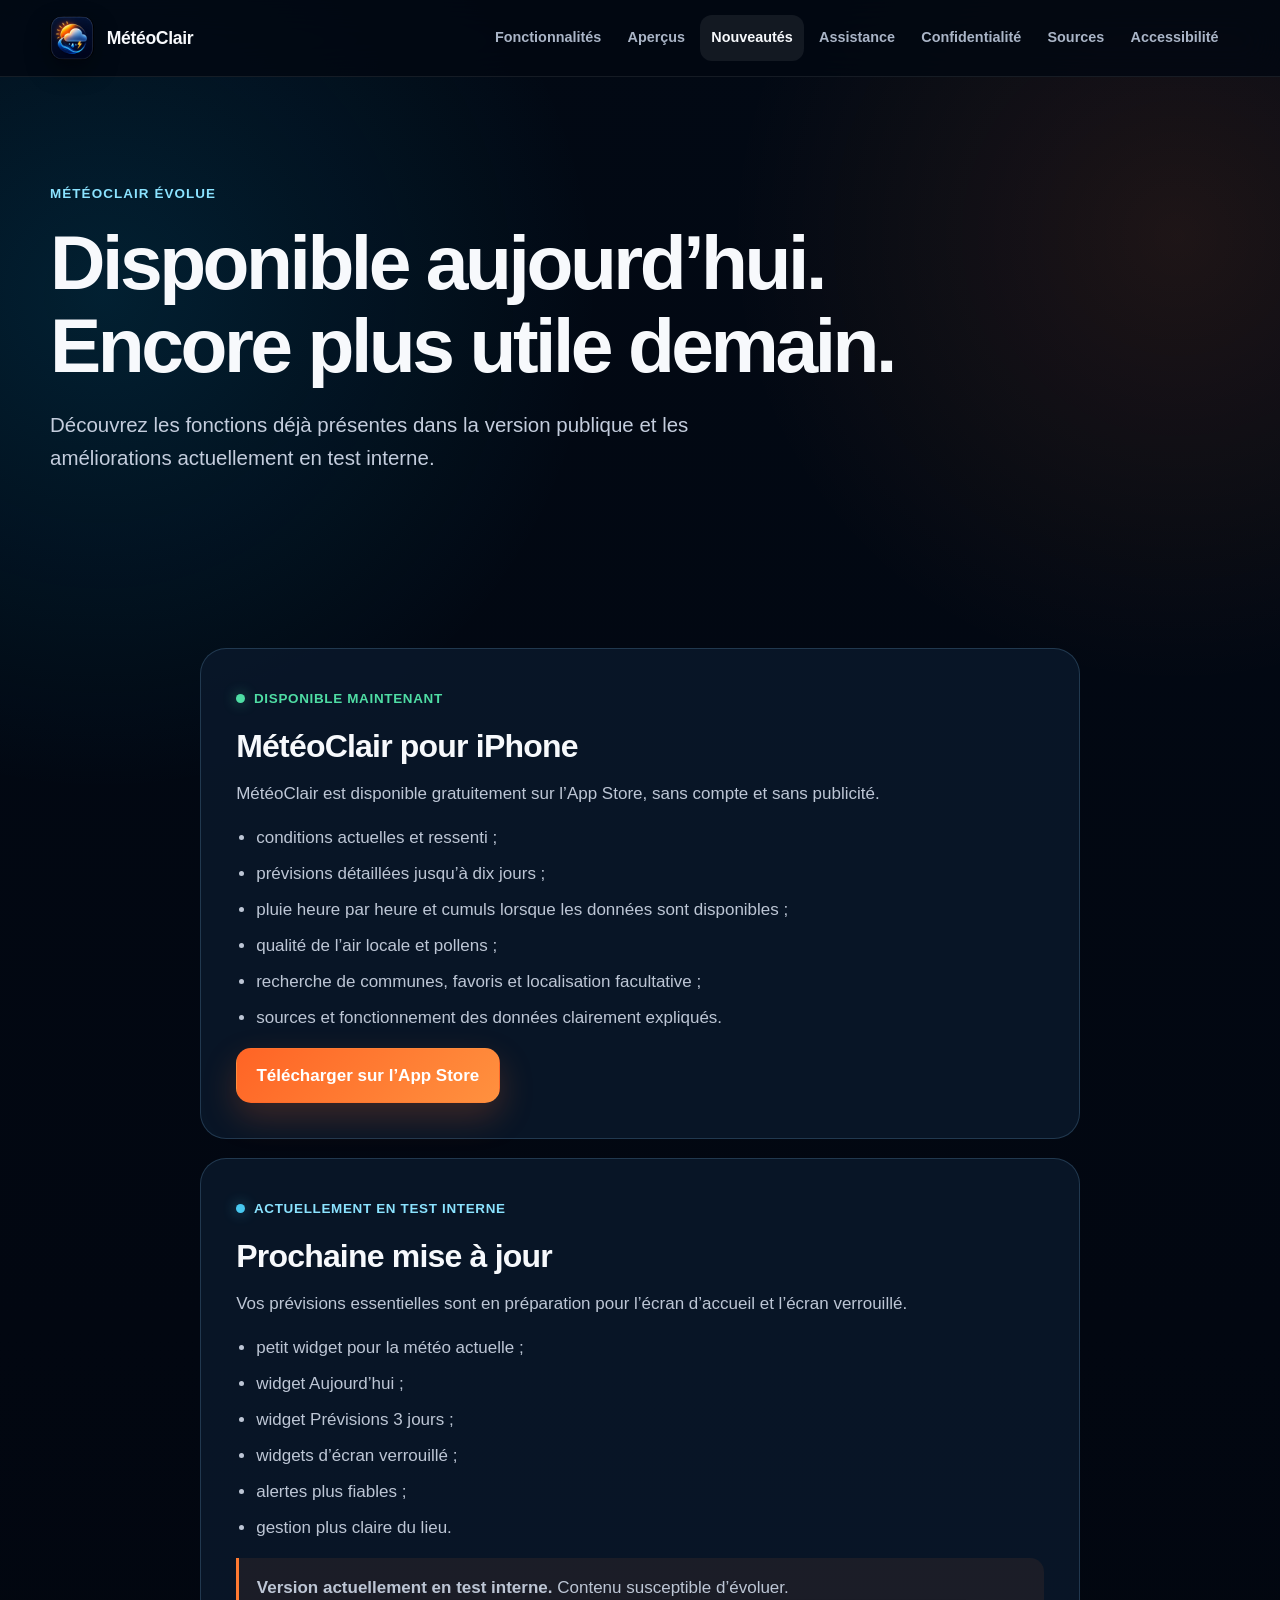
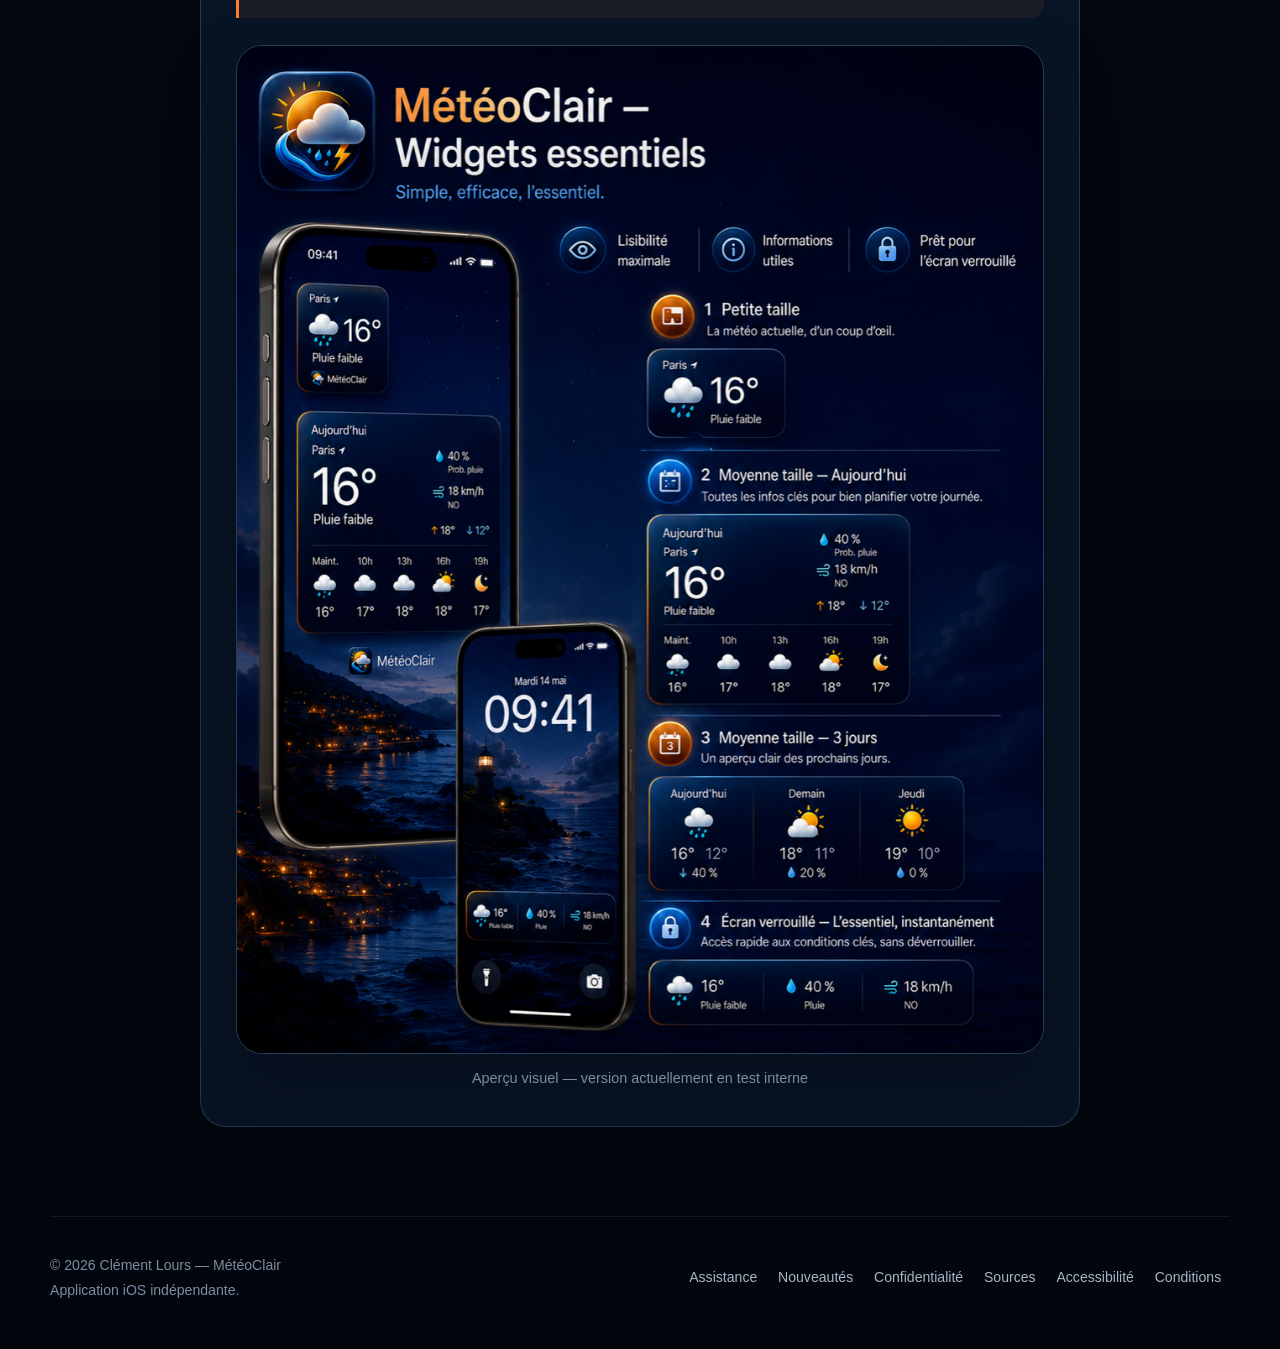
<file: nouveautes.html>
<!doctype html>
<html lang="fr">
<head>
  <meta charset="utf-8">
  <meta name="viewport" content="width=device-width, initial-scale=1">
  <meta name="theme-color" content="#061426">
  <meta name="color-scheme" content="dark">
  <title>Nouveautés — MétéoClair</title>
  <meta name="description" content="Fonctions disponibles et prochaine mise à jour de MétéoClair pour iPhone.">
  <link rel="canonical" href="https://meteoexpertfrance.github.io/nouveautes.html">
  <meta property="og:title" content="Nouveautés — MétéoClair">
  <meta property="og:description" content="Découvrez les fonctions disponibles et les widgets actuellement en test interne.">
  <meta property="og:image" content="https://meteoexpertfrance.github.io/assets/social/meteo-clair-social.png">
  <meta name="twitter:card" content="summary_large_image">
  <link rel="icon" type="image/png" sizes="32x32" href="assets/favicon-32.png">
  <link rel="apple-touch-icon" sizes="180x180" href="assets/apple-touch-icon.png">
  <link rel="manifest" href="manifest.webmanifest">
  <link rel="stylesheet" href="styles.css">
</head>
<body>
  <a class="skip-link" href="#contenu">Aller au contenu</a>
  <header class="site-header">
    <div class="nav">
      <a class="brand" href="index.html" aria-label="MétéoClair, accueil"><img src="assets/app-icon.png" width="1024" height="1024" alt=""><span>MétéoClair</span></a>
      <nav class="nav-links" aria-label="Navigation principale"><a href="index.html#fonctionnalites">Fonctionnalités</a><a href="index.html#apercus">Aperçus</a><a href="nouveautes.html" aria-current="page">Nouveautés</a><a href="support.html">Assistance</a><a href="confidentialite.html">Confidentialité</a><a href="sources.html">Sources</a><a href="accessibilite.html">Accessibilité</a></nav>
      <details class="mobile-menu"><summary aria-label="Ouvrir le menu de navigation">Menu</summary><nav aria-label="Navigation mobile"><a href="index.html">Accueil</a><a href="index.html#fonctionnalites">Fonctionnalités</a><a href="index.html#apercus">Aperçus</a><a href="nouveautes.html" aria-current="page">Nouveautés</a><a href="support.html">Assistance</a><a href="confidentialite.html">Confidentialité</a><a href="sources.html">Sources</a><a href="accessibilite.html">Accessibilité</a></nav></details>
    </div>
  </header>

  <main id="contenu">
    <section class="page-hero">
      <div class="shell">
        <span class="eyebrow">MétéoClair évolue</span>
        <h1>Disponible aujourd’hui.<br>Encore plus utile demain.</h1>
        <p class="lead">Découvrez les fonctions déjà présentes dans la version publique et les améliorations actuellement en test interne.</p>
      </div>
    </section>

    <div class="content">
      <section>
        <span class="status-pill available">Disponible maintenant</span>
        <h2>MétéoClair pour iPhone</h2>
        <p>MétéoClair est disponible gratuitement sur l’App Store, sans compte et sans publicité.</p>
        <ul>
          <li>conditions actuelles et ressenti ;</li>
          <li>prévisions détaillées jusqu’à dix jours ;</li>
          <li>pluie heure par heure et cumuls lorsque les données sont disponibles ;</li>
          <li>qualité de l’air locale et pollens ;</li>
          <li>recherche de communes, favoris et localisation facultative ;</li>
          <li>sources et fonctionnement des données clairement expliqués.</li>
        </ul>
        <a class="button primary" href="https://apps.apple.com/fr/app/m%C3%A9t%C3%A9oclair/id6790323566" aria-label="Télécharger MétéoClair sur l’App Store">Télécharger sur l’App Store</a>
      </section>

      <section>
        <span class="status-pill testing">Actuellement en test interne</span>
        <h2>Prochaine mise à jour</h2>
        <p>Vos prévisions essentielles sont en préparation pour l’écran d’accueil et l’écran verrouillé.</p>
        <ul>
          <li>petit widget pour la météo actuelle ;</li>
          <li>widget Aujourd’hui ;</li>
          <li>widget Prévisions 3 jours ;</li>
          <li>widgets d’écran verrouillé ;</li>
          <li>alertes plus fiables ;</li>
          <li>gestion plus claire du lieu.</li>
        </ul>
        <p class="notice warning"><strong>Version actuellement en test interne.</strong> Contenu susceptible d’évoluer.</p>
        <figure class="upcoming-visual news-preview">
          <img src="assets/previews/widgets-build56-paris.png" width="960" height="1200" loading="lazy" decoding="async" alt="Aperçu marketing des widgets MétéoClair actuellement en test interne avec des données de démonstration pour Paris">
          <figcaption>Aperçu visuel — version actuellement en test interne</figcaption>
        </figure>
      </section>
    </div>
  </main>

  <footer>
    <div class="footer-copy"><span>© 2026 Clément Lours — MétéoClair</span><span>Application iOS indépendante.</span></div>
    <nav class="footer-links" aria-label="Liens de pied de page"><a href="support.html">Assistance</a><a href="nouveautes.html" aria-current="page">Nouveautés</a><a href="confidentialite.html">Confidentialité</a><a href="sources.html">Sources</a><a href="accessibilite.html">Accessibilité</a><a href="conditions.html">Conditions</a></nav>
  </footer>
</body>
</html>
</file>
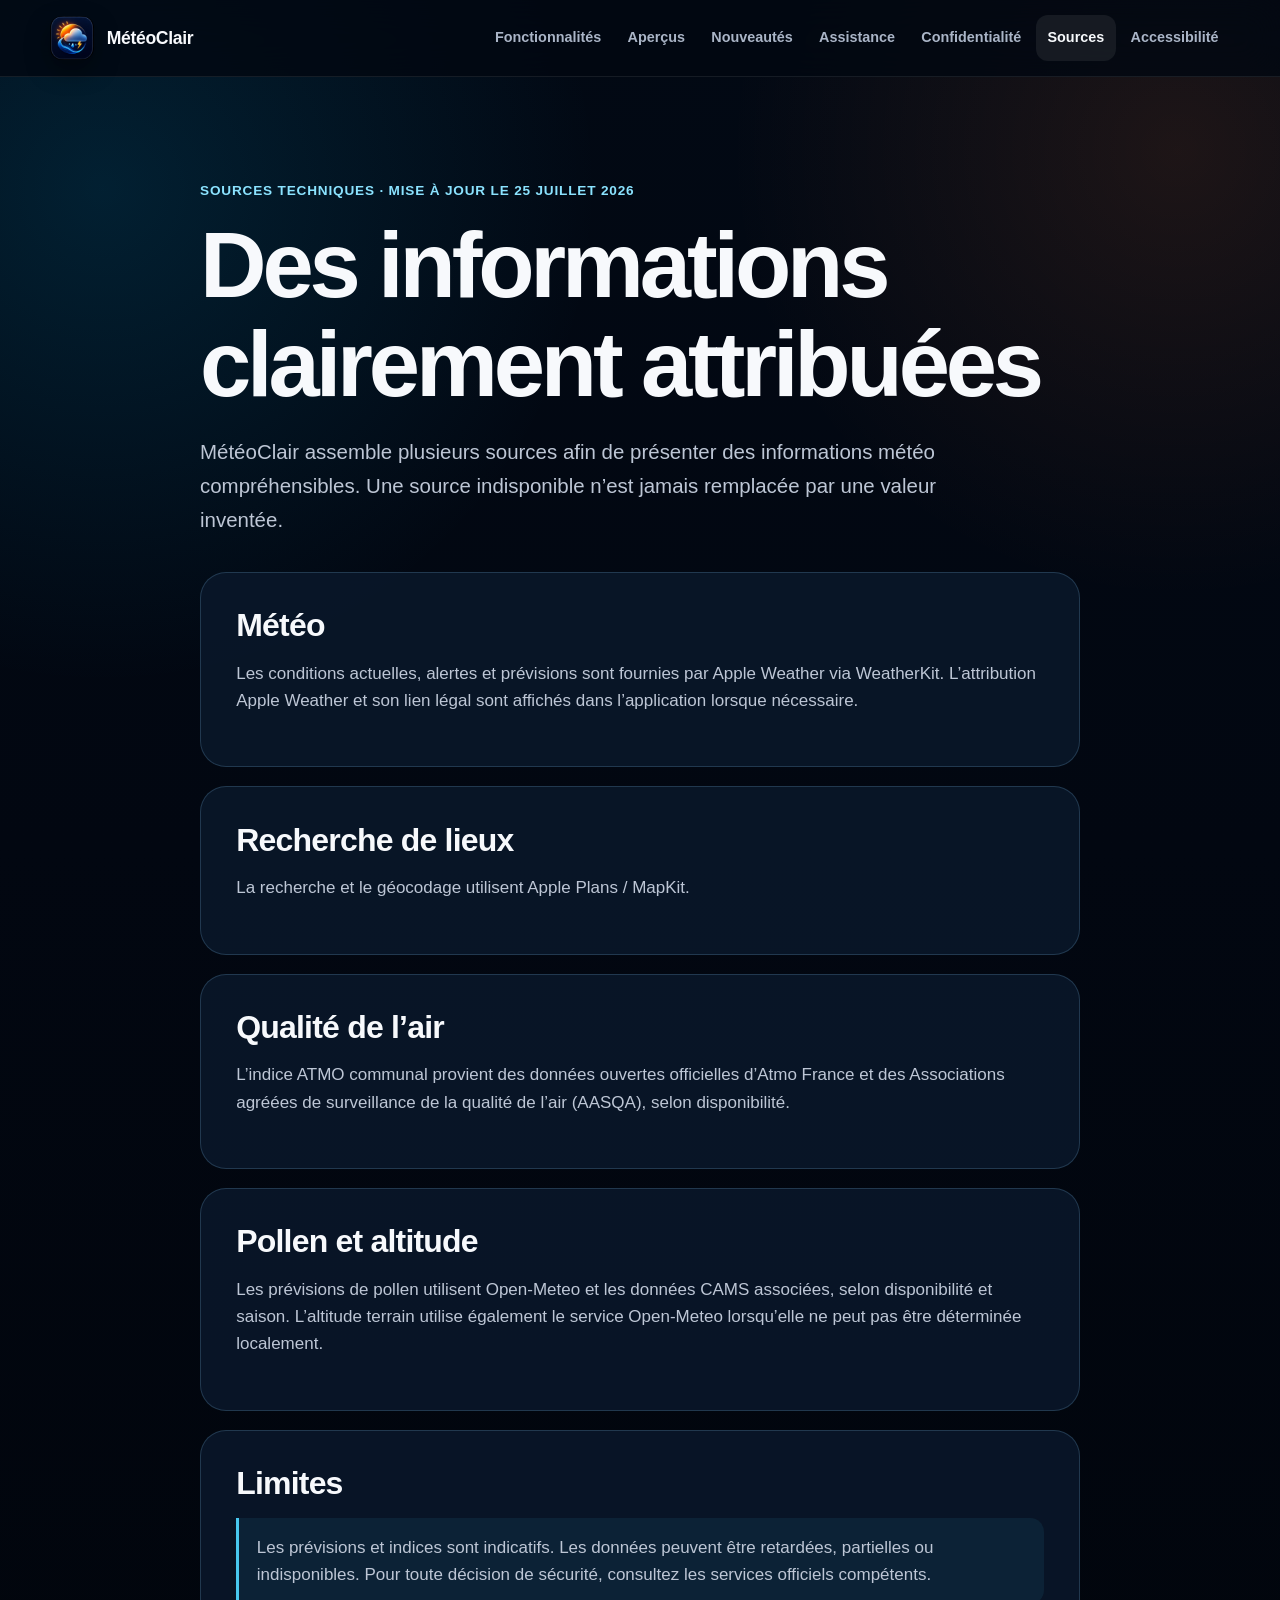
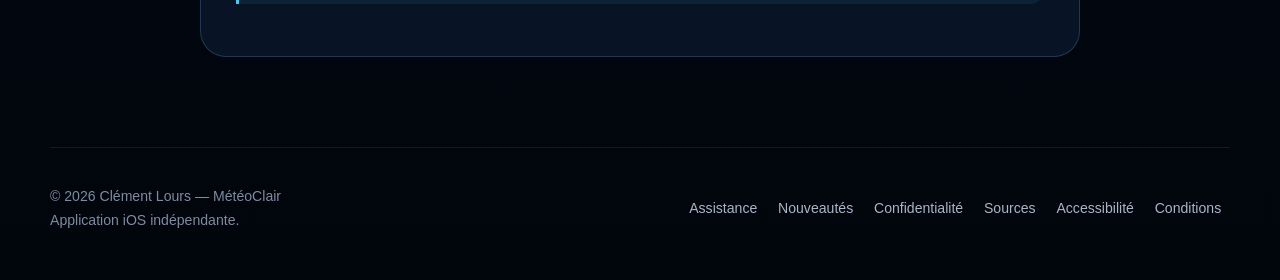
<file: sources.html>
<!doctype html>
<html lang="fr">
<head>
  <meta charset="utf-8">
  <meta name="viewport" content="width=device-width, initial-scale=1">
  <meta name="theme-color" content="#061426">
  <meta name="color-scheme" content="dark">
  <title>Sources et attributions — MétéoClair</title>
  <meta name="description" content="Sources météo, qualité de l’air, pollen, altitude et recherche de lieux utilisées par MétéoClair.">
  <link rel="canonical" href="https://meteoexpertfrance.github.io/sources.html">
  <meta property="og:title" content="Sources et attributions — MétéoClair">
  <meta property="og:description" content="Des informations clairement attribuées à leurs fournisseurs.">
  <meta property="og:image" content="https://meteoexpertfrance.github.io/assets/social/meteo-clair-social.png">
  <meta name="twitter:card" content="summary_large_image">
  <link rel="icon" type="image/png" sizes="32x32" href="assets/favicon-32.png">
  <link rel="apple-touch-icon" sizes="180x180" href="assets/apple-touch-icon.png">
  <link rel="manifest" href="manifest.webmanifest">
  <link rel="stylesheet" href="styles.css">
</head>
<body>
  <a class="skip-link" href="#contenu">Aller au contenu</a>
  <header class="site-header">
    <div class="nav">
      <a class="brand" href="index.html" aria-label="MétéoClair, accueil"><img src="assets/app-icon.png" width="1024" height="1024" alt=""><span>MétéoClair</span></a>
      <nav class="nav-links" aria-label="Navigation principale"><a href="index.html#fonctionnalites">Fonctionnalités</a><a href="index.html#apercus">Aperçus</a><a href="nouveautes.html">Nouveautés</a><a href="support.html">Assistance</a><a href="confidentialite.html">Confidentialité</a><a href="sources.html" aria-current="page">Sources</a><a href="accessibilite.html">Accessibilité</a></nav>
      <details class="mobile-menu"><summary aria-label="Ouvrir le menu de navigation">Menu</summary><nav aria-label="Navigation mobile"><a href="index.html">Accueil</a><a href="index.html#fonctionnalites">Fonctionnalités</a><a href="index.html#apercus">Aperçus</a><a href="nouveautes.html">Nouveautés</a><a href="support.html">Assistance</a><a href="confidentialite.html">Confidentialité</a><a href="sources.html" aria-current="page">Sources</a><a href="accessibilite.html">Accessibilité</a></nav></details>
    </div>
  </header>
  <main id="contenu">
    <div class="content">
      <article>
        <p class="meta">Sources techniques · Mise à jour le 25 juillet 2026</p>
        <h1>Des informations clairement attribuées</h1>
        <p class="lead">MétéoClair assemble plusieurs sources afin de présenter des informations météo compréhensibles. Une source indisponible n’est jamais remplacée par une valeur inventée.</p>
      </article>
      <section>
        <h2>Météo</h2>
        <p>Les conditions actuelles, alertes et prévisions sont fournies par Apple Weather via WeatherKit. L’attribution Apple Weather et son lien légal sont affichés dans l’application lorsque nécessaire.</p>
      </section>
      <section>
        <h2>Recherche de lieux</h2>
        <p>La recherche et le géocodage utilisent Apple Plans / MapKit.</p>
      </section>
      <section>
        <h2>Qualité de l’air</h2>
        <p>L’indice ATMO communal provient des données ouvertes officielles d’Atmo France et des Associations agréées de surveillance de la qualité de l’air (AASQA), selon disponibilité.</p>
      </section>
      <section>
        <h2>Pollen et altitude</h2>
        <p>Les prévisions de pollen utilisent Open-Meteo et les données CAMS associées, selon disponibilité et saison. L’altitude terrain utilise également le service Open-Meteo lorsqu’elle ne peut pas être déterminée localement.</p>
      </section>
      <section>
        <h2>Limites</h2>
        <p class="notice">Les prévisions et indices sont indicatifs. Les données peuvent être retardées, partielles ou indisponibles. Pour toute décision de sécurité, consultez les services officiels compétents.</p>
      </section>
    </div>
  </main>
  <footer>
    <div class="footer-copy"><span>© 2026 Clément Lours — MétéoClair</span><span>Application iOS indépendante.</span></div>
    <nav class="footer-links" aria-label="Liens de pied de page"><a href="support.html">Assistance</a><a href="nouveautes.html">Nouveautés</a><a href="confidentialite.html">Confidentialité</a><a href="sources.html">Sources</a><a href="accessibilite.html">Accessibilité</a><a href="conditions.html">Conditions</a></nav>
  </footer>
</body>
</html>
</file>
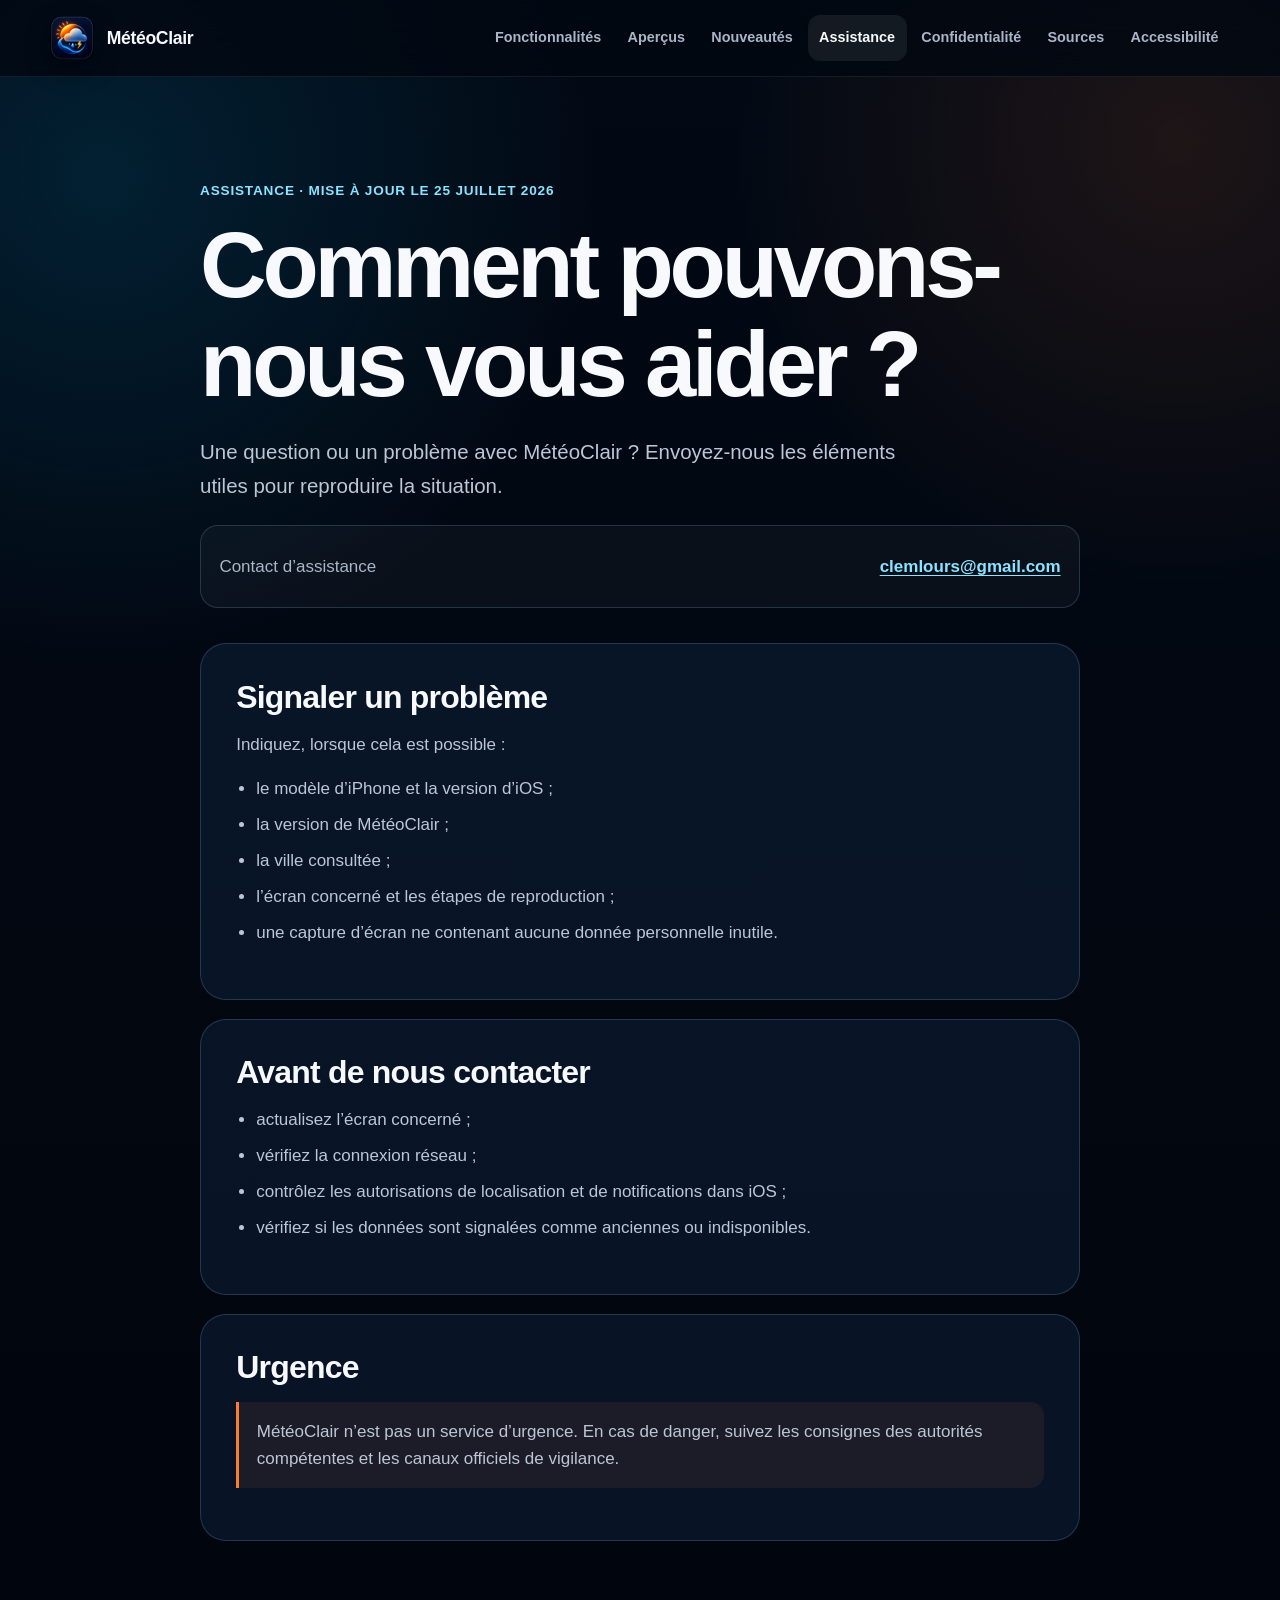
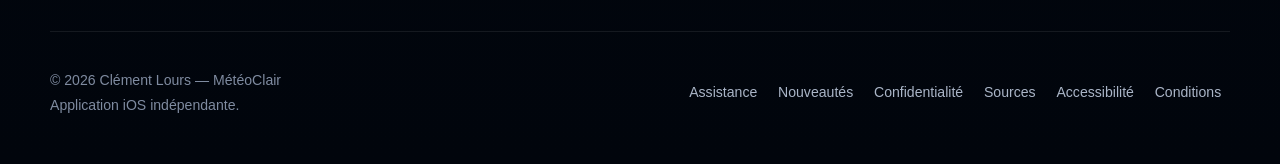
<file: support.html>
<!doctype html>
<html lang="fr">
<head>
  <meta charset="utf-8">
  <meta name="viewport" content="width=device-width, initial-scale=1">
  <meta name="theme-color" content="#061426">
  <meta name="color-scheme" content="dark">
  <title>Assistance — MétéoClair</title>
  <meta name="description" content="Assistance et contact pour l’application MétéoClair.">
  <link rel="canonical" href="https://meteoexpertfrance.github.io/support.html">
  <meta property="og:title" content="Assistance — MétéoClair">
  <meta property="og:description" content="Obtenir de l’aide pour l’application MétéoClair.">
  <meta property="og:image" content="https://meteoexpertfrance.github.io/assets/social/meteo-clair-social.png">
  <meta name="twitter:card" content="summary_large_image">
  <link rel="icon" type="image/png" sizes="32x32" href="assets/favicon-32.png">
  <link rel="apple-touch-icon" sizes="180x180" href="assets/apple-touch-icon.png">
  <link rel="manifest" href="manifest.webmanifest">
  <link rel="stylesheet" href="styles.css">
</head>
<body>
  <a class="skip-link" href="#contenu">Aller au contenu</a>
  <header class="site-header">
    <div class="nav">
      <a class="brand" href="index.html" aria-label="MétéoClair, accueil"><img src="assets/app-icon.png" width="1024" height="1024" alt=""><span>MétéoClair</span></a>
      <nav class="nav-links" aria-label="Navigation principale">
        <a href="index.html#fonctionnalites">Fonctionnalités</a><a href="index.html#apercus">Aperçus</a><a href="nouveautes.html">Nouveautés</a><a href="support.html" aria-current="page">Assistance</a><a href="confidentialite.html">Confidentialité</a><a href="sources.html">Sources</a><a href="accessibilite.html">Accessibilité</a>
      </nav>
      <details class="mobile-menu">
        <summary aria-label="Ouvrir le menu de navigation">Menu</summary>
        <nav aria-label="Navigation mobile"><a href="index.html">Accueil</a><a href="index.html#fonctionnalites">Fonctionnalités</a><a href="index.html#apercus">Aperçus</a><a href="nouveautes.html">Nouveautés</a><a href="support.html" aria-current="page">Assistance</a><a href="confidentialite.html">Confidentialité</a><a href="sources.html">Sources</a><a href="accessibilite.html">Accessibilité</a></nav>
      </details>
    </div>
  </header>
  <main id="contenu">
    <div class="content">
      <article>
        <p class="meta">Assistance · Mise à jour le 25 juillet 2026</p>
        <h1>Comment pouvons-nous vous aider&nbsp;?</h1>
        <p class="lead">Une question ou un problème avec MétéoClair ? Envoyez-nous les éléments utiles pour reproduire la situation.</p>
        <div class="contact-box"><span>Contact d’assistance</span><a href="mailto:clemlours@gmail.com">clemlours@gmail.com</a></div>
      </article>
      <section>
        <h2>Signaler un problème</h2>
        <p>Indiquez, lorsque cela est possible :</p>
        <ul>
          <li>le modèle d’iPhone et la version d’iOS ;</li>
          <li>la version de MétéoClair ;</li>
          <li>la ville consultée ;</li>
          <li>l’écran concerné et les étapes de reproduction ;</li>
          <li>une capture d’écran ne contenant aucune donnée personnelle inutile.</li>
        </ul>
      </section>
      <section>
        <h2>Avant de nous contacter</h2>
        <ul>
          <li>actualisez l’écran concerné ;</li>
          <li>vérifiez la connexion réseau ;</li>
          <li>contrôlez les autorisations de localisation et de notifications dans iOS ;</li>
          <li>vérifiez si les données sont signalées comme anciennes ou indisponibles.</li>
        </ul>
      </section>
      <section>
        <h2>Urgence</h2>
        <p class="notice warning">MétéoClair n’est pas un service d’urgence. En cas de danger, suivez les consignes des autorités compétentes et les canaux officiels de vigilance.</p>
      </section>
    </div>
  </main>
  <footer>
    <div class="footer-copy"><span>© 2026 Clément Lours — MétéoClair</span><span>Application iOS indépendante.</span></div>
    <nav class="footer-links" aria-label="Liens de pied de page"><a href="support.html">Assistance</a><a href="nouveautes.html">Nouveautés</a><a href="confidentialite.html">Confidentialité</a><a href="sources.html">Sources</a><a href="accessibilite.html">Accessibilité</a><a href="conditions.html">Conditions</a></nav>
  </footer>
</body>
</html>
</file>
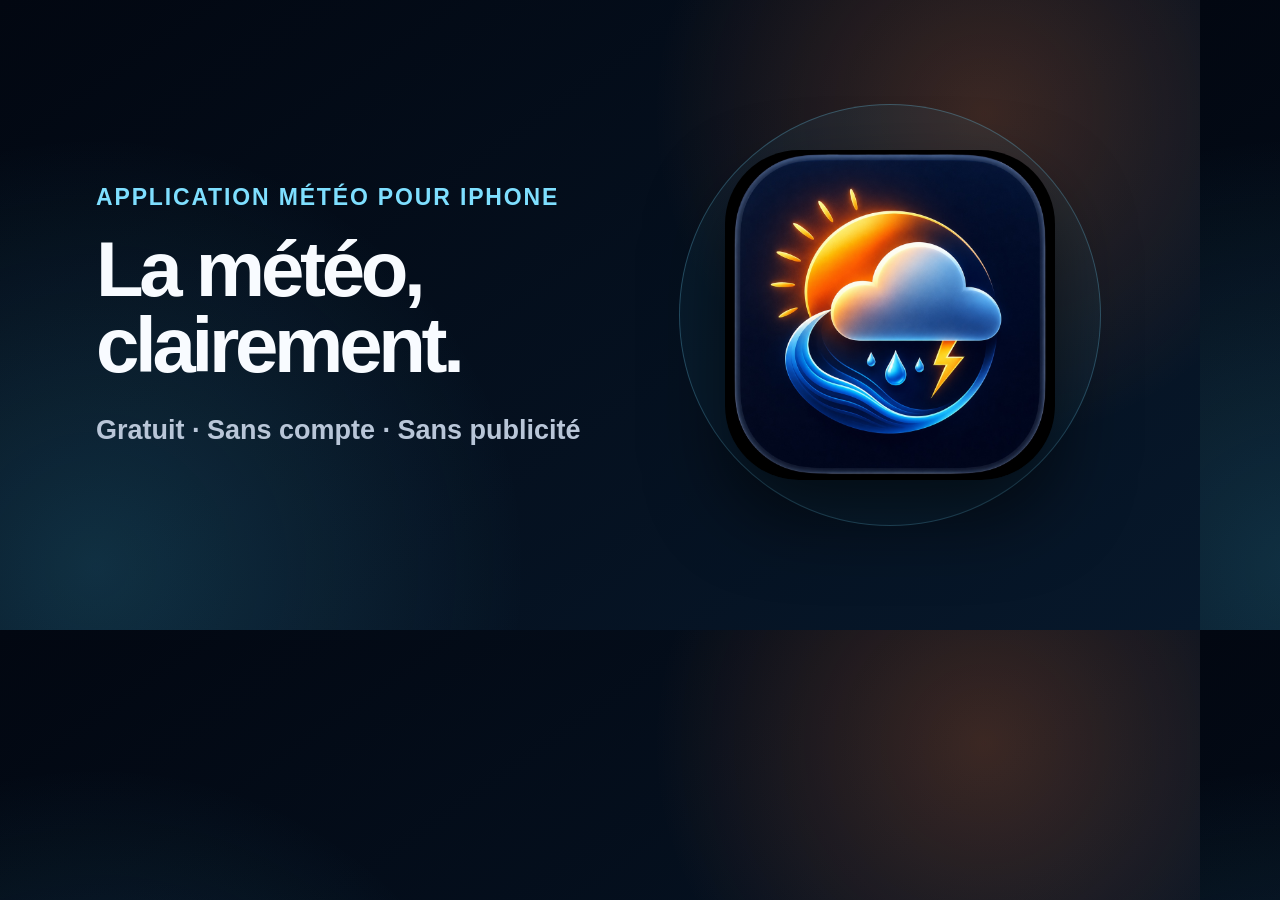
<file: assets/social/social-card-source.html>
<!doctype html>
<html lang="fr">
<head>
  <meta charset="utf-8">
  <meta name="viewport" content="width=1200, initial-scale=1">
  <meta name="robots" content="noindex">
  <title>Visuel social MétéoClair</title>
  <style>
    * { box-sizing: border-box; }
    html, body { width: 1200px; height: 630px; margin: 0; overflow: hidden; }
    body {
      display: grid;
      grid-template-columns: 1.15fr 0.85fr;
      align-items: center;
      padding: 72px 96px;
      color: #f8fbff;
      background:
        radial-gradient(circle at 82% 18%, rgba(255, 122, 50, .22), transparent 330px),
        radial-gradient(circle at 8% 90%, rgba(72, 200, 240, .18), transparent 430px),
        linear-gradient(145deg, #020711, #07182b);
      font-family: -apple-system, BlinkMacSystemFont, "SF Pro Display", sans-serif;
    }
    .eyebrow {
      margin: 0 0 20px;
      color: #7edfff;
      font-size: 23px;
      font-weight: 800;
      letter-spacing: .08em;
      text-transform: uppercase;
    }
    h1 {
      margin: 0;
      max-width: 650px;
      font-size: 78px;
      line-height: .98;
      letter-spacing: -.055em;
    }
    p {
      margin: 32px 0 0;
      color: #b9c6d8;
      font-size: 27px;
      font-weight: 650;
    }
    .visual {
      position: relative;
      display: grid;
      place-items: center;
    }
    .visual::before {
      content: "";
      position: absolute;
      width: 420px;
      height: 420px;
      border: 1px solid rgba(111, 213, 247, .28);
      border-radius: 50%;
      background: rgba(72, 200, 240, .06);
    }
    img {
      position: relative;
      width: 330px;
      height: 330px;
      border-radius: 74px;
      box-shadow: 0 36px 76px rgba(0, 0, 0, .58);
    }
  </style>
</head>
<body>
  <main>
    <p class="eyebrow">Application météo pour iPhone</p>
    <h1>La météo,<br>clairement.</h1>
    <p>Gratuit · Sans compte · Sans publicité</p>
  </main>
  <div class="visual">
    <img src="../app-icon.png" width="1024" height="1024" alt="">
  </div>
</body>
</html>
</file>
<file: styles.css>
:root {
  color-scheme: dark;
  --bg: #020711;
  --bg-soft: #061426;
  --surface: rgba(10, 25, 44, 0.84);
  --surface-strong: #0a192c;
  --surface-light: rgba(255, 255, 255, 0.055);
  --line: rgba(124, 183, 221, 0.22);
  --line-strong: rgba(69, 198, 239, 0.42);
  --text: #f7f9fc;
  --muted: #aab5c7;
  --subtle: #7f8ba0;
  --orange: #ff7a32;
  --orange-soft: #ffab66;
  --cyan: #48c8f0;
  --cyan-soft: #8be3ff;
  --green: #4fdda4;
  --max: 1180px;
  --radius-xl: 34px;
  --radius-lg: 26px;
  --radius-md: 18px;
  --shadow: 0 28px 80px rgba(0, 0, 0, 0.36);
  font-family: -apple-system, BlinkMacSystemFont, "SF Pro Display", "Segoe UI",
    sans-serif;
}

* {
  box-sizing: border-box;
}

html {
  scroll-behavior: smooth;
  background: var(--bg);
  overflow-x: hidden;
}

body {
  margin: 0;
  min-width: 320px;
  min-height: 100vh;
  overflow-x: hidden;
  color: var(--text);
  background:
    radial-gradient(circle at 8% 10%, rgba(0, 166, 224, 0.15), transparent 31rem),
    radial-gradient(circle at 92% 8%, rgba(255, 122, 50, 0.11), transparent 28rem),
    linear-gradient(180deg, #020914 0%, #020711 45%, #01050c 100%);
  font-size: 17px;
  line-height: 1.6;
  text-rendering: optimizeLegibility;
  -webkit-font-smoothing: antialiased;
}

img {
  display: block;
  max-width: 100%;
  height: auto;
}

a {
  color: var(--cyan-soft);
  text-underline-offset: 0.2em;
  text-decoration-thickness: 0.08em;
}

a:hover {
  color: #fff;
}

button,
a,
summary {
  -webkit-tap-highlight-color: transparent;
}

:focus-visible {
  outline: 3px solid var(--cyan);
  outline-offset: 4px;
  border-radius: 8px;
}

.skip-link {
  position: fixed;
  z-index: 100;
  top: 12px;
  left: 12px;
  padding: 0.7rem 1rem;
  color: #03101c;
  background: var(--cyan-soft);
  border-radius: 12px;
  font-weight: 800;
  transform: translateY(-150%);
}

.skip-link:focus {
  transform: translateY(0);
}

.site-header {
  position: sticky;
  z-index: 50;
  top: 0;
  border-bottom: 1px solid rgba(255, 255, 255, 0.08);
  background: rgba(2, 8, 18, 0.82);
  -webkit-backdrop-filter: blur(18px);
  backdrop-filter: blur(18px);
}

.nav {
  width: min(calc(100% - 40px), var(--max));
  min-height: 76px;
  margin: 0 auto;
  display: flex;
  align-items: center;
  justify-content: space-between;
  gap: 1.5rem;
}

.brand {
  display: inline-flex;
  align-items: center;
  min-height: 48px;
  gap: 0.8rem;
  color: var(--text);
  font-size: 1.1rem;
  font-weight: 800;
  letter-spacing: -0.02em;
  text-decoration: none;
}

.brand img {
  width: 44px;
  height: 44px;
  border-radius: 12px;
  box-shadow: 0 10px 24px rgba(0, 0, 0, 0.38);
}

.nav-links,
.footer-links {
  display: flex;
  align-items: center;
  flex-wrap: wrap;
  gap: 0.2rem;
}

.nav-links a {
  min-height: 44px;
  padding: 0.7rem 0.72rem;
  display: inline-flex;
  align-items: center;
  color: var(--muted);
  border-radius: 12px;
  font-size: 0.9rem;
  font-weight: 700;
  text-decoration: none;
}

.nav-links a:hover,
.nav-links a[aria-current="page"] {
  color: var(--text);
  background: rgba(255, 255, 255, 0.07);
}

.mobile-menu {
  position: relative;
  display: none;
}

.mobile-menu summary {
  min-width: 48px;
  min-height: 48px;
  display: grid;
  place-items: center;
  list-style: none;
  cursor: pointer;
  color: var(--text);
  border: 1px solid var(--line);
  border-radius: 14px;
  background: var(--surface-light);
  font-weight: 800;
}

.mobile-menu summary::-webkit-details-marker {
  display: none;
}

.mobile-menu[open] summary {
  border-color: var(--line-strong);
  color: var(--cyan-soft);
}

.mobile-menu nav {
  position: absolute;
  top: calc(100% + 12px);
  right: 0;
  width: min(82vw, 330px);
  padding: 0.65rem;
  display: grid;
  border: 1px solid var(--line);
  border-radius: 20px;
  background: #081525;
  box-shadow: var(--shadow);
}

.mobile-menu a {
  min-height: 48px;
  padding: 0.7rem 0.85rem;
  display: flex;
  align-items: center;
  color: var(--text);
  border-radius: 12px;
  font-weight: 700;
  text-decoration: none;
}

.mobile-menu a:hover,
.mobile-menu a[aria-current="page"] {
  background: rgba(72, 200, 240, 0.12);
  color: var(--cyan-soft);
}

main {
  isolation: isolate;
}

.shell {
  width: min(calc(100% - 40px), var(--max));
  margin-inline: auto;
}

.hero {
  position: relative;
  padding: clamp(4.5rem, 9vw, 8.5rem) 0 clamp(5rem, 9vw, 8rem);
}

.hero::before {
  content: "";
  position: absolute;
  z-index: -1;
  width: min(62vw, 760px);
  aspect-ratio: 1;
  top: -16rem;
  right: -17rem;
  border-radius: 50%;
  background: radial-gradient(circle, rgba(255, 122, 50, 0.17), transparent 66%);
}

.hero-grid {
  display: grid;
  grid-template-columns: minmax(0, 1fr) minmax(360px, 0.86fr);
  align-items: center;
  gap: clamp(3rem, 7vw, 7.5rem);
}

.eyebrow,
.badge {
  display: inline-flex;
  align-items: center;
  gap: 0.55rem;
  color: var(--cyan-soft);
  font-size: 0.84rem;
  font-weight: 800;
  letter-spacing: 0.08em;
  text-transform: uppercase;
}

.badge {
  min-height: 38px;
  padding: 0.45rem 0.85rem;
  border: 1px solid rgba(72, 200, 240, 0.34);
  border-radius: 999px;
  background: rgba(72, 200, 240, 0.09);
}

.badge::before {
  content: "";
  width: 8px;
  height: 8px;
  border-radius: 50%;
  background: var(--cyan);
  box-shadow: 0 0 0 5px rgba(72, 200, 240, 0.1);
}

h1,
h2,
h3 {
  margin-top: 0;
  color: var(--text);
  line-height: 1.08;
  letter-spacing: -0.045em;
}

h1 {
  margin-bottom: 1.3rem;
  font-size: clamp(3.1rem, 7.2vw, 6.9rem);
}

h2 {
  margin-bottom: 1rem;
  font-size: clamp(2.2rem, 4.2vw, 4.1rem);
}

h3 {
  margin-bottom: 0.65rem;
  font-size: clamp(1.2rem, 2vw, 1.55rem);
  letter-spacing: -0.025em;
}

.hero h1 {
  margin-top: 1.1rem;
}

.lead {
  max-width: 740px;
  margin: 0;
  color: #c4cddd;
  font-size: clamp(1.08rem, 2vw, 1.28rem);
  line-height: 1.65;
}

.trust-line {
  margin: 1.45rem 0 0;
  color: var(--green);
  font-size: 0.95rem;
  font-weight: 750;
}

.actions {
  margin-top: 2rem;
  display: flex;
  align-items: center;
  flex-wrap: wrap;
  gap: 0.85rem;
}

.button {
  min-height: 50px;
  padding: 0.78rem 1.2rem;
  display: inline-flex;
  align-items: center;
  justify-content: center;
  gap: 0.5rem;
  border: 1px solid var(--line);
  border-radius: 15px;
  color: var(--text);
  background: rgba(255, 255, 255, 0.055);
  font-weight: 800;
  text-decoration: none;
  box-shadow: 0 10px 30px rgba(0, 0, 0, 0.18);
}

.button:hover {
  border-color: var(--line-strong);
  background: rgba(72, 200, 240, 0.11);
}

.button.primary {
  color: #fff;
  border-color: transparent;
  background: linear-gradient(135deg, #ff6425, #ff913f);
  box-shadow: 0 14px 34px rgba(255, 105, 42, 0.22);
}

.button[aria-disabled="true"] {
  cursor: default;
}

.text-link {
  min-height: 44px;
  padding: 0.6rem 0.35rem;
  display: inline-flex;
  align-items: center;
  color: var(--muted);
  font-weight: 750;
}

.hero-visual {
  position: relative;
  min-height: 690px;
  display: grid;
  place-items: center;
}

.hero-shot {
  position: relative;
  z-index: 2;
  width: min(100%, 430px);
  border-radius: 28px;
  box-shadow: 0 50px 90px rgba(0, 0, 0, 0.58);
}

.hero-logo {
  position: absolute;
  z-index: 3;
  width: clamp(88px, 10vw, 132px);
  right: -1rem;
  bottom: 9%;
  border: 1px solid rgba(255, 255, 255, 0.14);
  border-radius: 27%;
  box-shadow: 0 24px 54px rgba(0, 0, 0, 0.55);
}

.hero-glow {
  position: absolute;
  z-index: 1;
  width: 90%;
  aspect-ratio: 1;
  border-radius: 50%;
  background: radial-gradient(circle, rgba(25, 177, 232, 0.23), transparent 68%);
}

.section {
  padding: clamp(4.5rem, 8vw, 8rem) 0;
}

.section-heading {
  max-width: 760px;
  margin-bottom: clamp(2rem, 5vw, 4rem);
}

.section-heading.center {
  margin-inline: auto;
  text-align: center;
}

.section-heading p {
  margin: 0;
  color: var(--muted);
  font-size: clamp(1.05rem, 2vw, 1.22rem);
}

.feature-grid {
  display: grid;
  grid-template-columns: repeat(4, minmax(0, 1fr));
  gap: 1rem;
}

.feature-card,
.source-card,
.legal-card {
  position: relative;
  overflow: hidden;
  border: 1px solid var(--line);
  border-radius: var(--radius-lg);
  background:
    linear-gradient(145deg, rgba(255, 255, 255, 0.055), transparent 55%),
    var(--surface);
  box-shadow: 0 18px 50px rgba(0, 0, 0, 0.16);
}

.feature-card {
  min-height: 300px;
  padding: 1.5rem;
}

.feature-card::after {
  content: "";
  position: absolute;
  width: 120px;
  height: 120px;
  right: -40px;
  bottom: -50px;
  border-radius: 50%;
  background: var(--card-glow, rgba(72, 200, 240, 0.12));
  filter: blur(4px);
}

.feature-number {
  width: 46px;
  height: 46px;
  margin-bottom: 3.2rem;
  display: grid;
  place-items: center;
  color: var(--card-color, var(--cyan-soft));
  border: 1px solid currentColor;
  border-radius: 15px;
  background: rgba(255, 255, 255, 0.035);
  font-weight: 850;
}

.feature-card p,
.source-card p {
  margin: 0;
  color: var(--muted);
}

.gallery-section {
  position: relative;
}

.gallery-grid {
  display: grid;
  grid-template-columns: repeat(2, minmax(0, 1fr));
  gap: clamp(1.2rem, 3vw, 2.2rem);
}

.gallery-card {
  margin: 0;
  padding: clamp(1rem, 2.5vw, 1.6rem);
  display: grid;
  grid-template-rows: auto 1fr;
  overflow: hidden;
  border: 1px solid var(--line);
  border-radius: var(--radius-xl);
  background:
    radial-gradient(circle at 0 0, rgba(35, 178, 228, 0.12), transparent 30%),
    linear-gradient(150deg, rgba(255, 255, 255, 0.045), transparent 42%),
    #06101f;
  box-shadow: var(--shadow);
}

.gallery-copy {
  min-height: 150px;
  padding: 0.6rem 0.45rem 1.35rem;
}

.gallery-copy p {
  margin: 0;
  color: var(--muted);
}

.gallery-image-wrap {
  min-height: 540px;
  display: flex;
  align-items: flex-start;
  justify-content: center;
  overflow: hidden;
  border: 1px solid rgba(255, 255, 255, 0.08);
  border-radius: 24px;
  background: #01050b;
}

.gallery-card img {
  width: min(100%, 470px);
  border-radius: 18px;
}

.trust-panel,
.upcoming-panel,
.privacy-panel,
.availability-panel {
  padding: clamp(2rem, 5vw, 4.4rem);
  border: 1px solid var(--line);
  border-radius: var(--radius-xl);
  background:
    radial-gradient(circle at 90% 10%, rgba(72, 200, 240, 0.13), transparent 27rem),
    var(--surface);
  box-shadow: var(--shadow);
}

.upcoming-panel {
  display: grid;
  grid-template-columns: minmax(0, 0.85fr) minmax(360px, 1.15fr);
  align-items: center;
  gap: clamp(2rem, 5vw, 4.5rem);
  background:
    radial-gradient(circle at 92% 12%, rgba(65, 140, 255, 0.2), transparent 32rem),
    radial-gradient(circle at 5% 95%, rgba(255, 122, 50, 0.12), transparent 28rem),
    var(--surface);
}

.upcoming-copy h2 {
  max-width: 720px;
}

.upcoming-lead {
  max-width: 660px;
  color: var(--muted);
  font-size: clamp(1.08rem, 2vw, 1.3rem);
}

.upcoming-list {
  margin: 1.5rem 0 2rem;
  padding: 0;
  display: grid;
  grid-template-columns: repeat(2, minmax(0, 1fr));
  gap: 0.75rem 1.25rem;
  list-style: none;
}

.upcoming-list li {
  position: relative;
  padding-left: 1.35rem;
  color: var(--text);
}

.upcoming-list li::before {
  content: "";
  position: absolute;
  top: 0.65em;
  left: 0;
  width: 7px;
  height: 7px;
  border-radius: 50%;
  background: var(--cyan);
  box-shadow: 0 0 14px rgba(72, 200, 240, 0.55);
}

.upcoming-visual {
  margin: 0;
}

.upcoming-visual img {
  width: 100%;
  height: auto;
  display: block;
  border: 1px solid rgba(142, 203, 255, 0.22);
  border-radius: var(--radius-lg);
  box-shadow: 0 28px 70px rgba(0, 0, 0, 0.32);
}

.upcoming-visual figcaption {
  margin-top: 0.85rem;
  color: var(--subtle);
  font-size: 0.9rem;
  text-align: center;
}

.news-preview {
  margin-top: 1.7rem;
}

.source-grid {
  margin-top: 2rem;
  display: grid;
  grid-template-columns: repeat(4, minmax(0, 1fr));
  gap: 0.9rem;
}

.source-card {
  min-height: 150px;
  padding: 1.25rem;
}

.source-card span {
  display: block;
  color: var(--cyan-soft);
  font-size: 0.78rem;
  font-weight: 800;
  letter-spacing: 0.06em;
  text-transform: uppercase;
}

.source-card strong {
  margin-top: 0.35rem;
  display: block;
  color: var(--text);
  font-size: 1.05rem;
}

.two-column {
  display: grid;
  grid-template-columns: 1fr 1fr;
  gap: 1.2rem;
}

.privacy-panel {
  background:
    radial-gradient(circle at 95% 0%, rgba(79, 221, 164, 0.13), transparent 25rem),
    var(--surface);
}

.privacy-panel p,
.availability-panel p {
  max-width: 720px;
  color: var(--muted);
}

.privacy-panel .button {
  margin-top: 1.1rem;
}

.availability-panel .button {
  margin-top: 1.1rem;
}

.availability-panel {
  text-align: center;
  background:
    radial-gradient(circle at 50% -35%, rgba(255, 122, 50, 0.22), transparent 36rem),
    #091526;
}

.availability-panel p {
  margin-inline: auto;
}

.status-pill {
  margin-bottom: 1.2rem;
  display: inline-flex;
  align-items: center;
  gap: 0.55rem;
  color: var(--orange-soft);
  font-size: 0.84rem;
  font-weight: 850;
  letter-spacing: 0.05em;
  text-transform: uppercase;
}

.status-pill::before {
  content: "";
  width: 9px;
  height: 9px;
  border-radius: 50%;
  background: var(--orange);
}

.status-pill.available {
  color: var(--green);
}

.status-pill.available::before {
  background: var(--green);
  box-shadow: 0 0 14px rgba(79, 221, 164, 0.48);
}

.status-pill.testing {
  color: var(--cyan-soft);
}

.status-pill.testing::before {
  background: var(--cyan);
  box-shadow: 0 0 14px rgba(72, 200, 240, 0.48);
}

.page-hero {
  padding: clamp(4rem, 8vw, 7rem) 0 clamp(2.4rem, 5vw, 4rem);
}

.page-hero .eyebrow {
  margin-bottom: 1rem;
}

.page-hero h1 {
  max-width: 900px;
  font-size: clamp(2.6rem, 6vw, 5rem);
}

.content {
  width: min(calc(100% - 40px), 880px);
  margin: 0 auto;
  padding: clamp(3rem, 7vw, 6rem) 0;
}

.content article {
  padding-bottom: 1rem;
}

.content section {
  margin-top: 1.2rem;
  padding: clamp(1.4rem, 4vw, 2.2rem);
  border: 1px solid var(--line);
  border-radius: var(--radius-lg);
  background: var(--surface);
}

.content section h2 {
  font-size: clamp(1.45rem, 3vw, 2rem);
  letter-spacing: -0.025em;
}

.content p,
.content li {
  color: #bdc6d5;
}

.content ul {
  padding-left: 1.25rem;
}

.content li + li {
  margin-top: 0.55rem;
}

.meta {
  color: var(--cyan-soft) !important;
  font-size: 0.85rem;
  font-weight: 800;
  letter-spacing: 0.06em;
  text-transform: uppercase;
}

.contact-box {
  margin-top: 1.4rem;
  padding: 1.15rem;
  display: flex;
  align-items: center;
  justify-content: space-between;
  gap: 1rem;
  border: 1px solid var(--line);
  border-radius: var(--radius-md);
  background: rgba(255, 255, 255, 0.035);
}

.contact-box span {
  color: var(--muted);
}

.contact-box a {
  min-height: 44px;
  display: inline-flex;
  align-items: center;
  font-weight: 800;
}

.notice {
  padding: 1rem 1.1rem;
  border-left: 3px solid var(--cyan);
  border-radius: 0 14px 14px 0;
  background: rgba(72, 200, 240, 0.08);
}

.notice.warning {
  border-left-color: var(--orange);
  background: rgba(255, 122, 50, 0.08);
}

.error-page {
  min-height: calc(100vh - 77px);
  display: grid;
  place-items: center;
  padding: 4rem 20px;
  text-align: center;
}

.error-card {
  max-width: 680px;
  padding: clamp(2rem, 6vw, 4rem);
  border: 1px solid var(--line);
  border-radius: var(--radius-xl);
  background: var(--surface);
  box-shadow: var(--shadow);
}

.error-card img {
  width: 116px;
  margin: 0 auto 1.5rem;
  border-radius: 26px;
}

.error-code {
  margin: 0;
  color: var(--orange);
  font-size: 0.9rem;
  font-weight: 850;
  letter-spacing: 0.12em;
  text-transform: uppercase;
}

.error-card h1 {
  margin-top: 0.6rem;
  font-size: clamp(2.3rem, 7vw, 4.7rem);
}

.error-card p:not(.error-code) {
  color: var(--muted);
}

footer {
  width: min(calc(100% - 40px), var(--max));
  margin: 0 auto;
  padding: 2.3rem 0 3rem;
  display: flex;
  align-items: center;
  justify-content: space-between;
  gap: 2rem;
  color: var(--subtle);
  border-top: 1px solid rgba(255, 255, 255, 0.08);
  font-size: 0.88rem;
}

.footer-copy {
  display: grid;
  gap: 0.15rem;
}

.footer-links a {
  min-height: 44px;
  padding: 0.65rem 0.55rem;
  display: inline-flex;
  align-items: center;
  color: var(--muted);
  text-decoration: none;
}

.footer-links a:hover {
  color: var(--text);
}

@media (max-width: 1050px) {
  .nav-links {
    display: none;
  }

  .mobile-menu {
    display: block;
  }

  .hero-grid {
    grid-template-columns: minmax(0, 1fr) minmax(320px, 0.7fr);
    gap: 2.5rem;
  }

  .feature-grid,
  .source-grid,
  .upcoming-list {
    grid-template-columns: repeat(2, minmax(0, 1fr));
  }

  .upcoming-panel {
    grid-template-columns: 1fr;
  }
}

@media (max-width: 760px) {
  body {
    font-size: 16px;
  }

  .nav,
  .shell,
  footer,
  .content {
    width: min(calc(100% - 28px), var(--max));
  }

  .nav {
    min-height: 68px;
  }

  .brand img {
    width: 40px;
    height: 40px;
  }

  .hero {
    padding-top: 3.5rem;
  }

  .hero-grid {
    grid-template-columns: 1fr;
  }

  .hero-visual {
    min-height: 0;
  }

  .hero-shot {
    width: min(100%, 440px);
  }

  .hero-logo {
    right: -0.3rem;
    bottom: 7%;
  }

  .feature-grid,
  .gallery-grid,
  .source-grid,
  .two-column,
  .upcoming-list {
    grid-template-columns: 1fr;
  }

  .feature-card {
    min-height: 0;
  }

  .feature-number {
    margin-bottom: 2rem;
  }

  .gallery-copy {
    min-height: 0;
  }

  .gallery-image-wrap {
    min-height: 0;
  }

  .gallery-card img {
    width: 100%;
  }

  footer {
    align-items: flex-start;
    flex-direction: column;
    gap: 1rem;
  }

  .footer-links {
    align-items: flex-start;
    flex-direction: column;
  }

  .contact-box {
    align-items: flex-start;
    flex-direction: column;
  }
}

@media (max-width: 420px) {
  h1 {
    font-size: clamp(2.75rem, 15vw, 4rem);
  }

  .actions {
    align-items: stretch;
    flex-direction: column;
  }

  .button {
    width: 100%;
  }

  .text-link {
    justify-content: center;
  }

  .trust-panel,
  .upcoming-panel,
  .privacy-panel,
  .availability-panel {
    padding: 1.5rem;
  }
}

@media (prefers-reduced-motion: reduce) {
  html {
    scroll-behavior: auto;
  }

  *,
  *::before,
  *::after {
    scroll-behavior: auto !important;
    transition-duration: 0.01ms !important;
    animation-duration: 0.01ms !important;
    animation-iteration-count: 1 !important;
  }
}

@media (prefers-contrast: more) {
  :root {
    --muted: #d7deea;
    --subtle: #bdc6d5;
    --line: rgba(190, 226, 247, 0.52);
  }

  .feature-card,
  .source-card,
  .legal-card,
  .gallery-card,
  .content section {
    border-width: 2px;
  }
}
</file>
